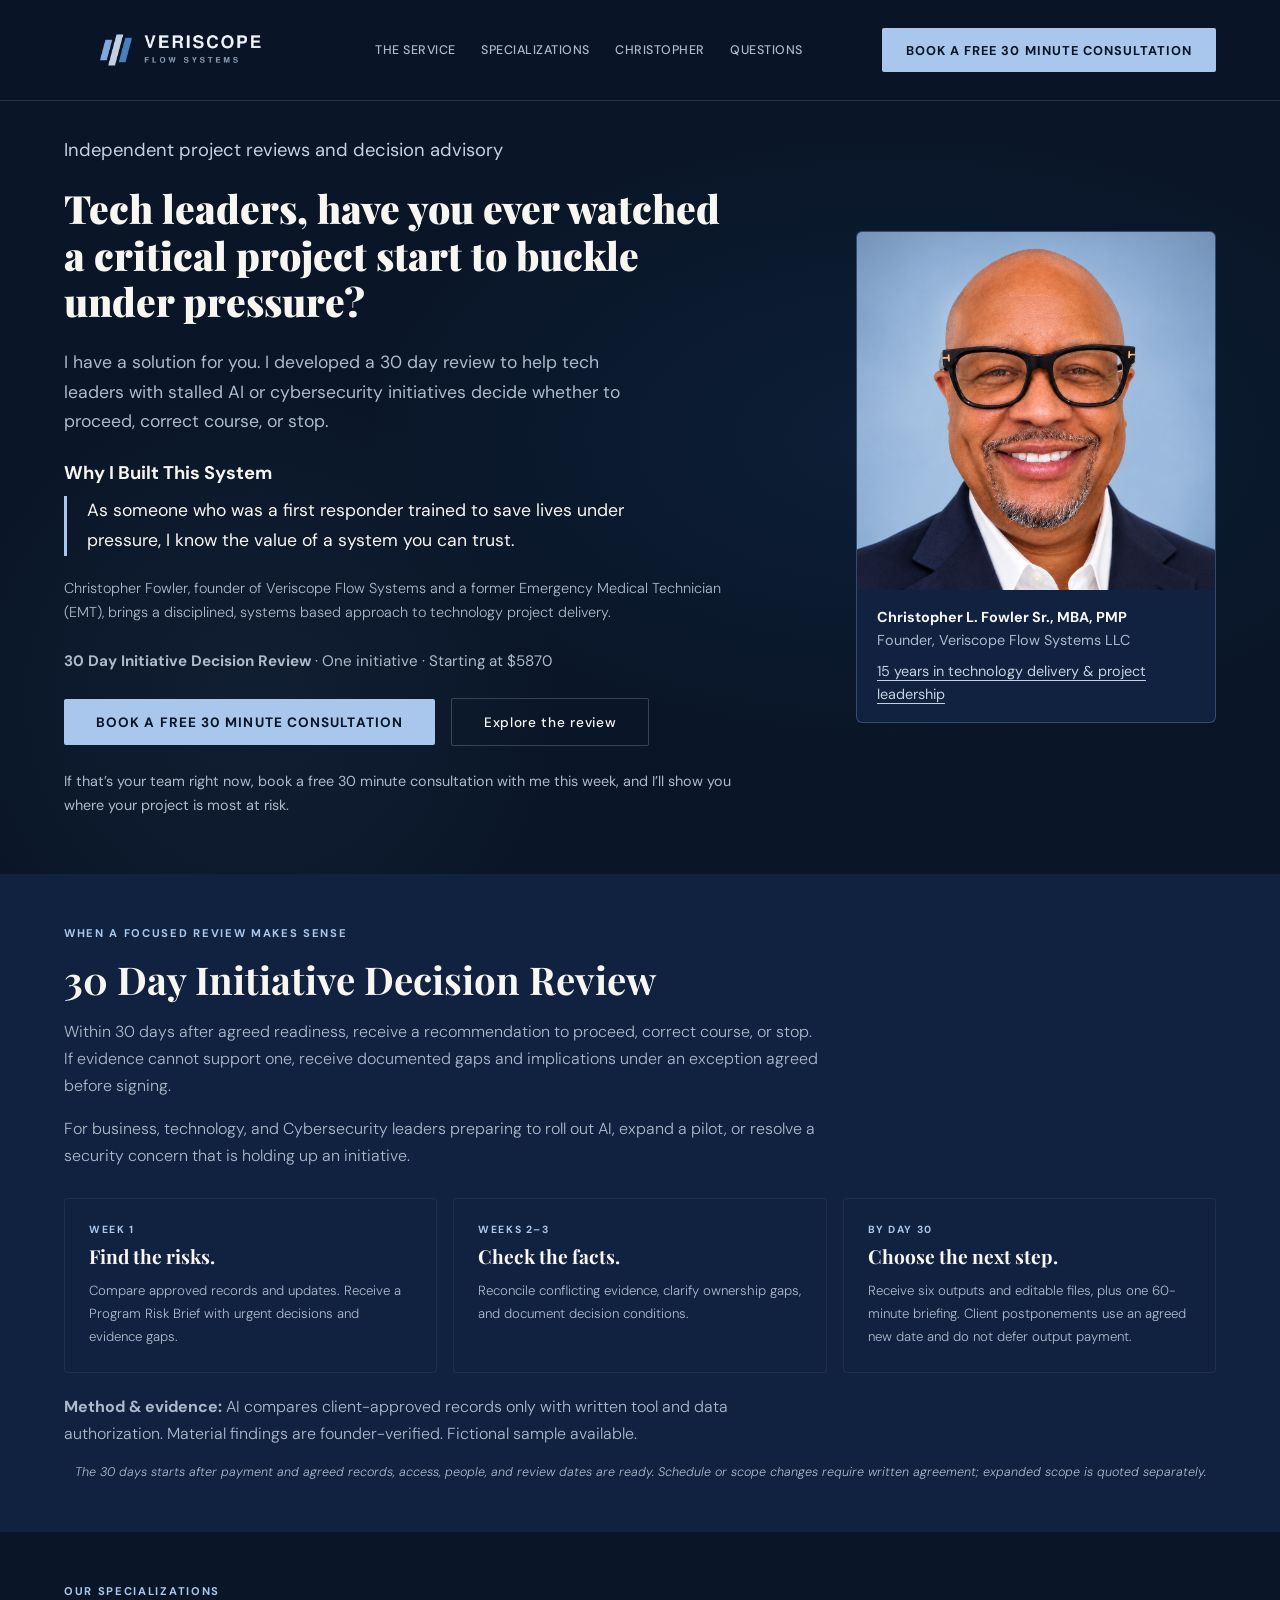
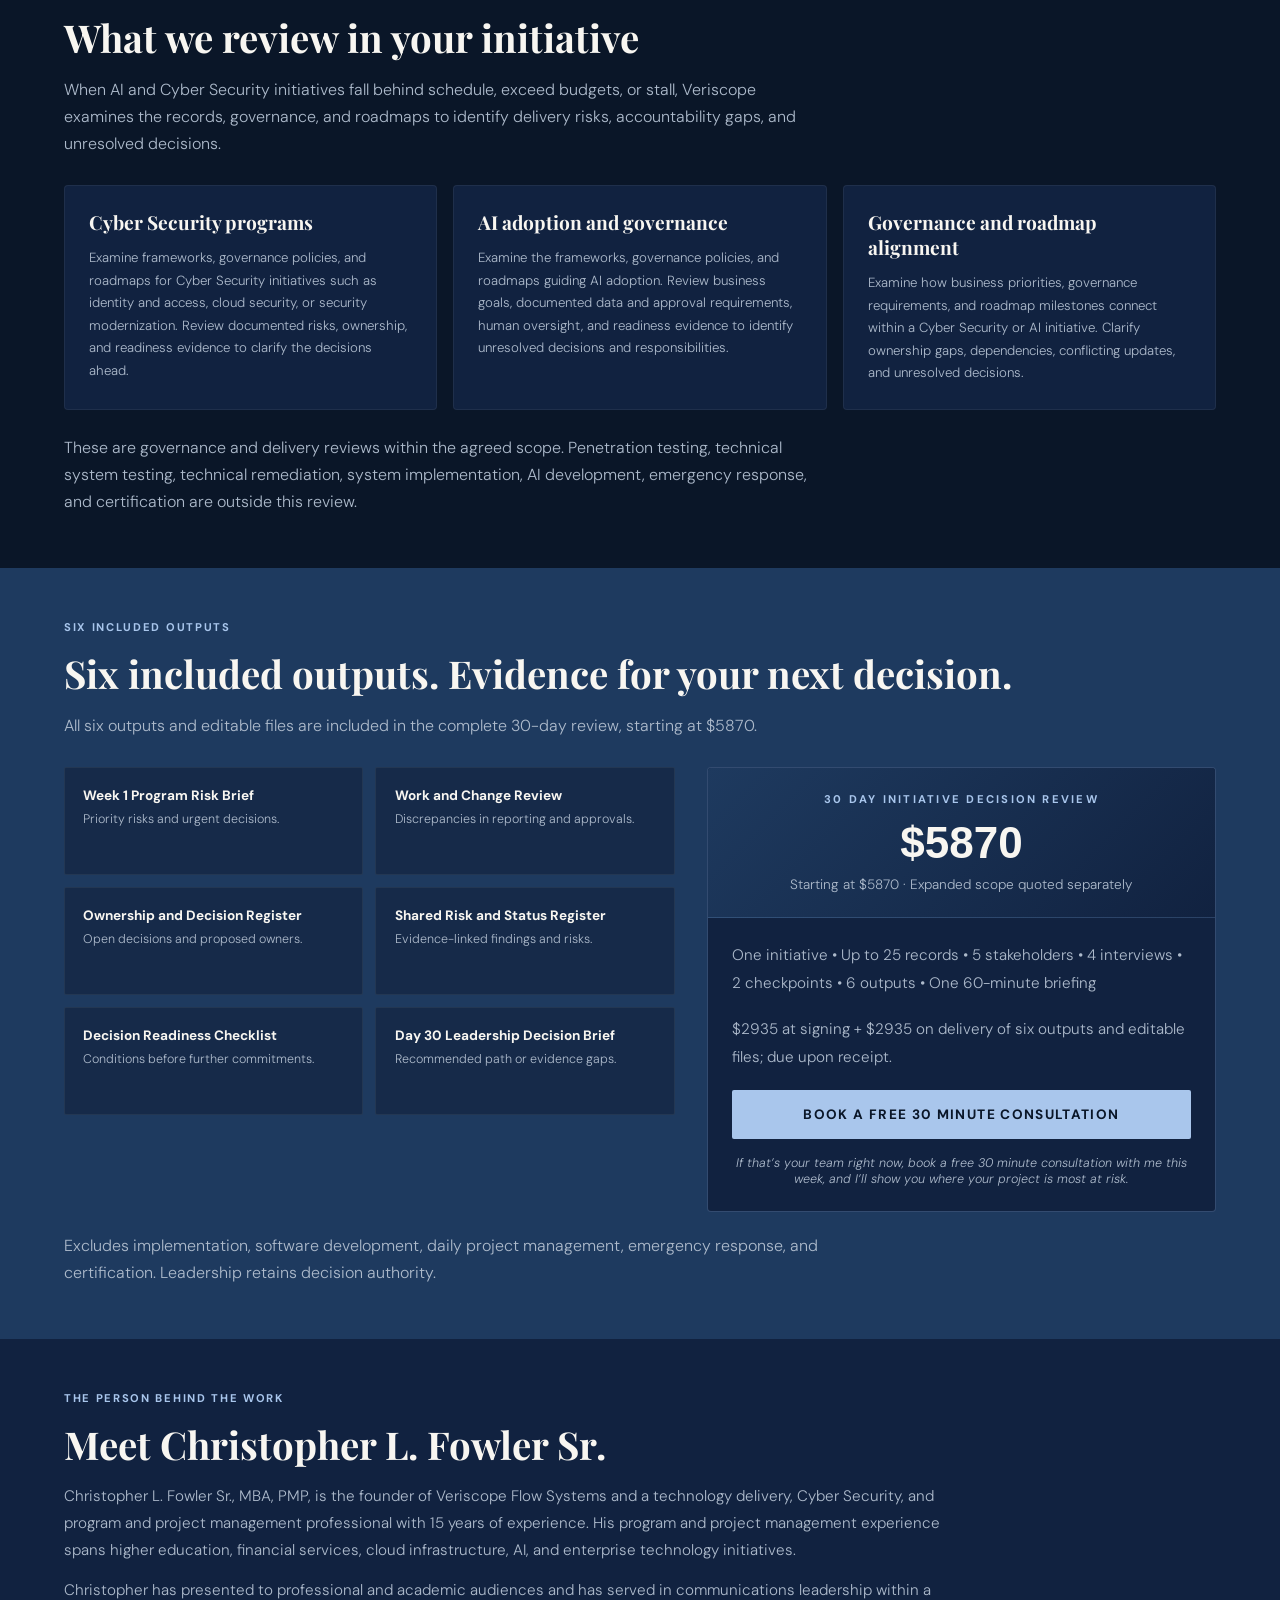
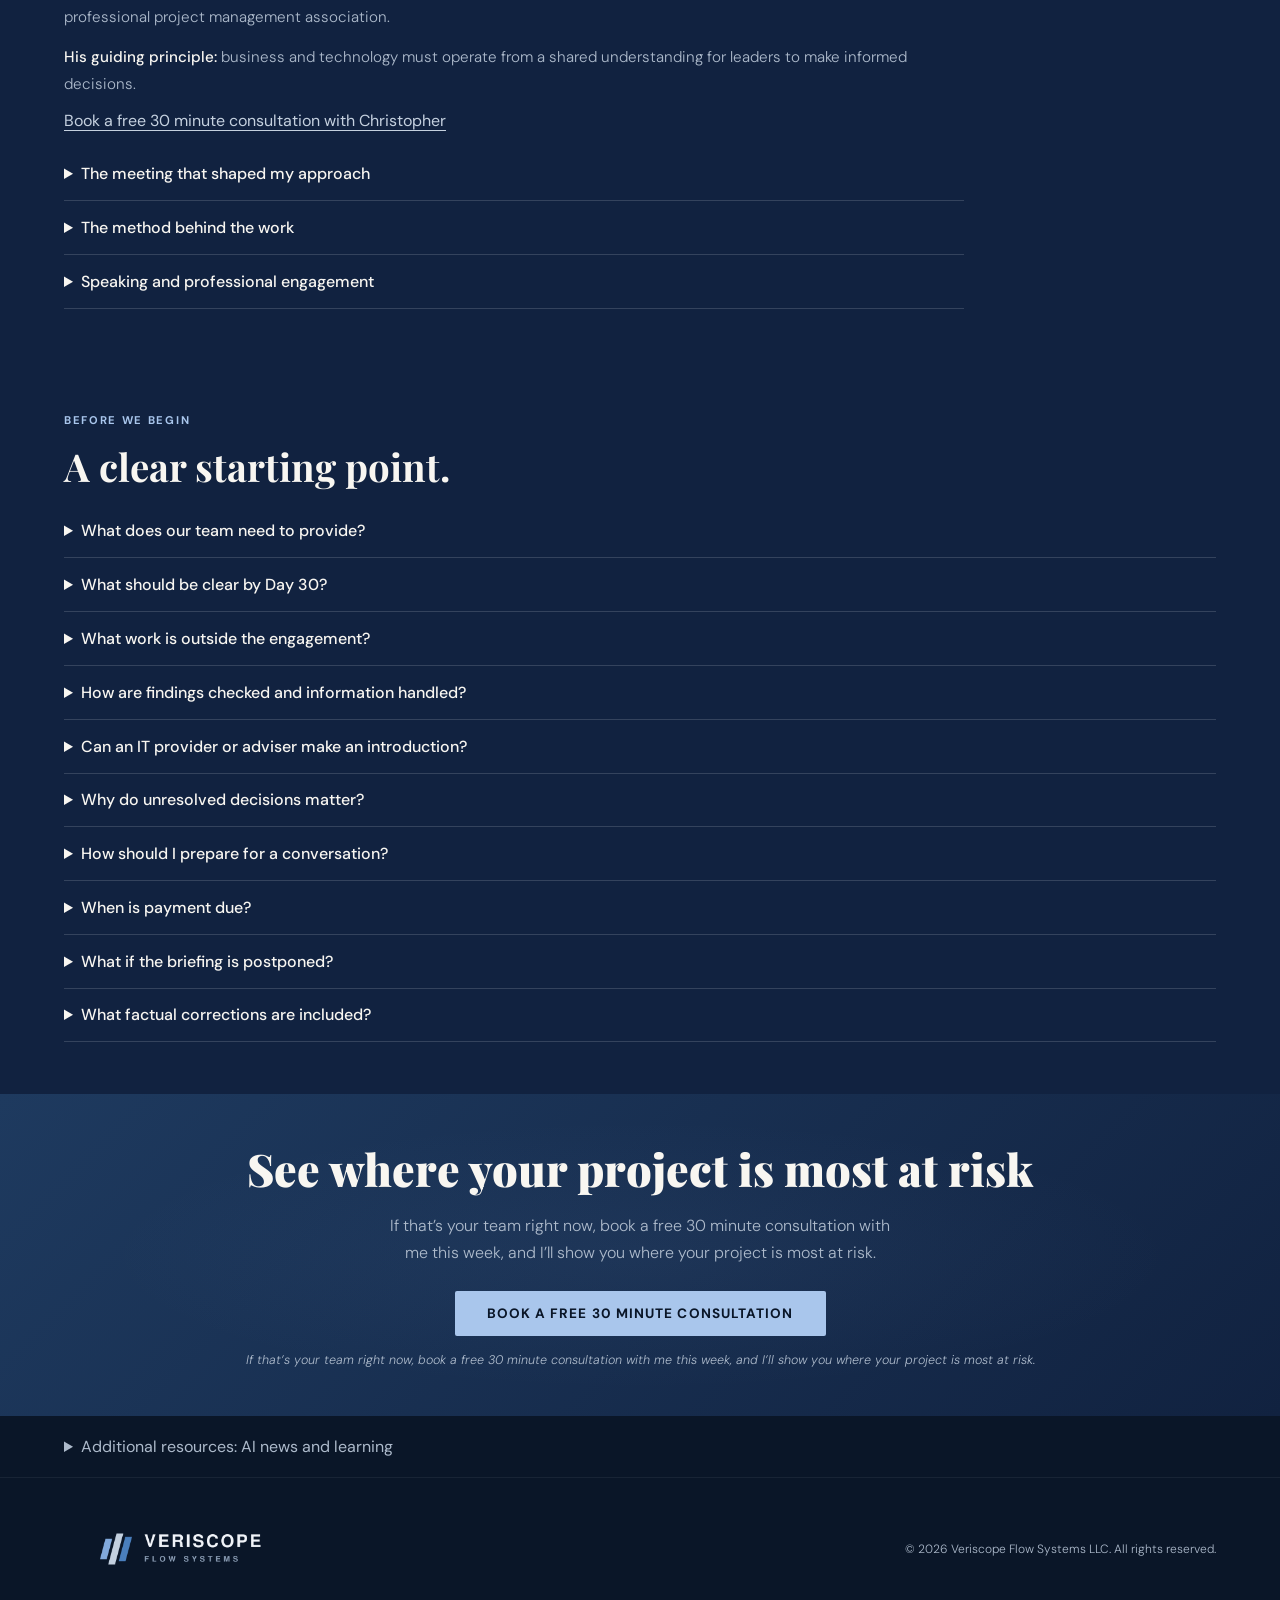
<file: index.html>
<!DOCTYPE html>

<html lang="en">
<head>
<meta charset="utf-8"/>
<meta name="theme-color" content="#0a1628"/>
<link rel="icon" href="assets/favicon.svg" type="image/svg+xml"/>
<meta content="width=device-width, initial-scale=1.0" name="viewport"/>
<title>Cyber Security and AI Initiative Reviews | Veriscope</title>
<meta name="description" content="A 30 day review for stalled AI or cybersecurity initiatives. Decide whether to proceed, correct course, or stop. Book a free 30 minute consultation."/>
<link href="https://fonts.googleapis.com/css2?family=Playfair+Display:wght@400;700;900&amp;family=DM+Sans:wght@300;400;500&amp;display=swap" rel="stylesheet"/>
<style>
  *, *::before, *::after { box-sizing: border-box; margin: 0; padding: 0; }

  :root {
    --navy: #0a1628;
    --navy-mid: #112240;
    --slate: #1e3a5f;
    --gold: #a9c6ec;
    --gold-light: #c5d1df;
    --white: #f8f6f1;
    --muted: #8a9bb0;
    --accent: #2a7de1;
  }

  html { scroll-behavior: smooth; }

  body {
    font-family: 'DM Sans', sans-serif;
    background: var(--navy);
    color: var(--white);
    overflow-x: hidden;
  }

  /* NAV */
  nav {
    position: fixed; top: 0; left: 0; right: 0; z-index: 100;
    display: flex; align-items: center; justify-content: space-between;
    padding: 1.2rem 4rem;
    background: rgba(10, 22, 40, 0.92);
    backdrop-filter: blur(12px);
    border-bottom: 1px solid rgba(131, 170, 221, 0.2);
  }

  .nav-logo {
    font-family: 'Playfair Display', serif;
    font-size: 1.1rem;
    font-weight: 700;
    color: var(--gold);
    letter-spacing: 0.05em;
    text-decoration: none;
  }

  .nav-logo span {
    color: var(--white);
    font-weight: 400;
  }

  .nav-links { display: flex; gap: 2.5rem; list-style: none; }
  .nav-links a {
    color: var(--muted);
    text-decoration: none;
    font-size: 0.85rem;
    font-weight: 500;
    letter-spacing: 0.08em;
    text-transform: uppercase;
    transition: color 0.2s;
  }
  .nav-links a:hover { color: var(--gold); }

  .nav-cta {
    background: var(--gold);
    color: var(--navy);
    padding: 0.6rem 1.5rem;
    border-radius: 2px;
    font-size: 0.8rem;
    font-weight: 700;
    text-decoration: none;
    letter-spacing: 0.08em;
    text-transform: uppercase;
    transition: background 0.2s;
  }
  .nav-cta:hover { background: var(--gold-light); }

  /* HERO */
  .hero {
    min-height: 100vh;
    display: flex; align-items: center;
    padding: 8rem 4rem 5rem;
    position: relative;
    overflow: hidden;
  }

  .hero::before {
    content: '';
    position: absolute; inset: 0;
    background:
      radial-gradient(ellipse 60% 50% at 70% 50%, rgba(42, 125, 225, 0.08) 0%, transparent 70%),
      radial-gradient(ellipse 40% 60% at 20% 80%, rgba(131, 170, 221, 0.06) 0%, transparent 60%);
  }

  .hero-grid {
    display: grid;
    grid-template-columns: 1fr 1fr;
    gap: 5rem;
    align-items: center;
    max-width: 1200px;
    margin: 0 auto;
    width: 100%;
    position: relative;
  }

  .hero-eyebrow {
    display: flex; align-items: center; gap: 0.75rem;
    margin-bottom: 1.5rem;
  }

  .hero-eyebrow-line { display: none; }

  .hero-eyebrow-text {
    font-family: 'Playfair Display', serif;
    font-size: clamp(2rem, 3.5vw, 3rem);
    font-weight: 700;
    line-height: 1.15;
    letter-spacing: -0.01em;
    text-transform: none;
    color: var(--gold);
  }

  .hero h1 {
    font-family: 'Playfair Display', serif;
    font-size: clamp(2.8rem, 4.5vw, 4rem);
    font-weight: 900;
    line-height: 1.1;
    margin-bottom: 1.5rem;
    color: var(--white);
  }

  .hero h1 em {
    font-style: italic;
    color: var(--gold);
  }

  .hero-sub {
    font-size: 1.1rem;
    line-height: 1.7;
    color: var(--muted);
    margin-bottom: 2.5rem;
    font-weight: 300;
    max-width: 480px;
  }

  .hero-story { max-width: 620px; margin: 0 0 1.25rem; border-left: 3px solid var(--gold); padding-left: 1.25rem; }
  .hero-story blockquote { font-size: 1.1rem; line-height: 1.7; color: var(--white); }
  .hero-story figcaption { margin-top: .75rem; font-size: .85rem; line-height: 1.5; color: var(--gold); }

  .hero-actions { display: flex; gap: 1rem; align-items: center; }

  .btn-primary {
    background: var(--gold);
    color: var(--navy);
    padding: 0.9rem 2rem;
    border-radius: 2px;
    font-size: 0.85rem;
    font-weight: 700;
    text-decoration: none;
    letter-spacing: 0.08em;
    text-transform: uppercase;
    transition: all 0.2s;
    border: none; cursor: pointer;
  }
  .btn-primary:hover {
    background: var(--gold-light);
    transform: translateY(-1px);
  }

  .btn-ghost {
    color: var(--white);
    padding: 0.9rem 2rem;
    border-radius: 2px;
    font-size: 0.85rem;
    font-weight: 500;
    text-decoration: none;
    letter-spacing: 0.05em;
    transition: color 0.2s;
    border: 1px solid rgba(248, 246, 241, 0.2);
  }
  .btn-ghost:hover { border-color: var(--gold); color: var(--gold); }

  /* HERO CARD */
  .hero-card {
    background: var(--navy-mid);
    border: 1px solid rgba(131, 170, 221, 0.2);
    border-radius: 4px;
    padding: 2.5rem;
    position: relative;
  }

  .hero-card::before {
    content: '';
    position: absolute;
    top: 0; left: 0; right: 0;
    height: 3px;
    background: linear-gradient(90deg, var(--gold), var(--accent));
  }

  .card-label {
    font-size: 0.7rem;
    font-weight: 700;
    letter-spacing: 0.15em;
    text-transform: uppercase;
    color: var(--gold);
    margin-bottom: 1.5rem;
  }

  .card-metric {
    display: flex;
    justify-content: space-between;
    align-items: center;
    padding: 1rem 0;
    border-bottom: 1px solid rgba(255,255,255,0.06);
  }
  .card-metric:last-child { border-bottom: none; padding-bottom: 0; }
  .card-metric:first-of-type { padding-top: 0; }

  .metric-label { font-size: 0.85rem; color: var(--muted); }
  .metric-value {
    font-family: 'Playfair Display', serif;
    font-size: 1.1rem;
    font-weight: 700;
    color: var(--white);
  }
  .metric-value.gold { color: var(--gold); }

  .card-divider {
    height: 1px;
    background: rgba(131, 170, 221, 0.15);
    margin: 1.5rem 0;
  }

  .card-tag {
    display: inline-block;
    background: rgba(42, 125, 225, 0.15);
    border: 1px solid rgba(42, 125, 225, 0.3);
    color: #7ab3f0;
    font-size: 0.7rem;
    font-weight: 700;
    letter-spacing: 0.1em;
    text-transform: uppercase;
    padding: 0.3rem 0.75rem;
    border-radius: 2px;
    margin-right: 0.5rem;
    margin-bottom: 0.5rem;
  }

  /* SECTION BASE */
  section { padding: 6rem 4rem; }
  .section-inner { max-width: 1200px; margin: 0 auto; }

  .section-label {
    display: flex; align-items: center; gap: 0.75rem;
    margin-bottom: 1rem;
  }
  .section-label-line { width: 30px; height: 1px; background: var(--gold); }
  .section-label-text {
    font-size: 0.7rem;
    font-weight: 700;
    letter-spacing: 0.15em;
    text-transform: uppercase;
    color: var(--gold);
  }

  .section-title {
    font-family: 'Playfair Display', serif;
    font-size: clamp(2rem, 3vw, 2.8rem);
    font-weight: 700;
    line-height: 1.2;
    margin-bottom: 1rem;
  }

  .section-sub {
    font-size: 1rem;
    line-height: 1.7;
    color: var(--muted);
    font-weight: 300;
    max-width: 560px;
  }

  /* PROBLEM SECTION */
  .problem { background: var(--navy-mid); }

  .problem-grid {
    display: grid;
    grid-template-columns: 1fr 1fr;
    gap: 5rem;
    align-items: start;
    margin-top: 3.5rem;
  }

  .problem-statement {
    font-family: 'Playfair Display', serif;
    font-size: 1.5rem;
    font-weight: 400;
    font-style: italic;
    line-height: 1.6;
    color: var(--white);
    border-left: 3px solid var(--gold);
    padding-left: 1.5rem;
    margin-bottom: 2rem;
  }

  .problem-body {
    font-size: 0.95rem;
    line-height: 1.8;
    color: var(--muted);
    font-weight: 300;
  }

  .pain-list { list-style: none; display: flex; flex-direction: column; gap: 1rem; }

  .pain-item {
    display: flex;
    gap: 1rem;
    align-items: flex-start;
    background: rgba(10, 22, 40, 0.5);
    border: 1px solid rgba(255,255,255,0.06);
    border-left: 3px solid var(--gold);
    padding: 1.2rem 1.5rem;
    border-radius: 2px;
  }

  .pain-number {
    font-family: 'Playfair Display', serif;
    font-size: 1.5rem;
    font-weight: 900;
    color: rgba(131, 170, 221, 0.3);
    line-height: 1;
    min-width: 2rem;
  }

  .pain-content h4 {
    font-size: 0.9rem;
    font-weight: 700;
    color: var(--white);
    margin-bottom: 0.3rem;
    letter-spacing: 0.03em;
  }

  .pain-content p {
    font-size: 0.82rem;
    color: var(--muted);
    line-height: 1.6;
    font-weight: 300;
  }

  /* HOW IT WORKS */
  .how-it-works { background: var(--navy); }

  .steps-grid {
    display: grid;
    grid-template-columns: repeat(3, 1fr);
    gap: 2rem;
    margin-top: 3.5rem;
  }

  .step-card {
    background: var(--navy-mid);
    border: 1px solid rgba(255,255,255,0.06);
    border-radius: 4px;
    padding: 2rem;
    position: relative;
    transition: border-color 0.2s, transform 0.2s;
  }
  .step-card:hover {
    border-color: rgba(131, 170, 221, 0.3);
    transform: translateY(-3px);
  }

  .step-number {
    font-family: 'Playfair Display', serif;
    font-size: 3.5rem;
    font-weight: 900;
    color: rgba(131, 170, 221, 0.12);
    line-height: 1;
    margin-bottom: 1rem;
  }

  .step-week {
    font-size: 0.65rem;
    font-weight: 700;
    letter-spacing: 0.15em;
    text-transform: uppercase;
    color: var(--gold);
    margin-bottom: 0.5rem;
  }

  .step-title {
    font-family: 'Playfair Display', serif;
    font-size: 1.2rem;
    font-weight: 700;
    color: var(--white);
    margin-bottom: 0.75rem;
    line-height: 1.3;
  }

  .step-body {
    font-size: 0.83rem;
    line-height: 1.7;
    color: var(--muted);
    font-weight: 300;
  }

  .step-connector {
    display: flex;
    align-items: center;
    justify-content: center;
    color: var(--gold);
    font-size: 1.2rem;
    padding-top: 2rem;
  }

  /* DELIVERABLES */
  .deliverables { background: var(--slate); }

  .deliverables-grid {
    display: grid;
    grid-template-columns: repeat(2, 1fr);
    gap: 1rem;
    margin-top: 3rem;
  }

  .deliverable-item {
    display: flex;
    gap: 1rem;
    align-items: flex-start;
    padding: 1.2rem;
    background: rgba(10, 22, 40, 0.4);
    border-radius: 2px;
    border: 1px solid rgba(255,255,255,0.06);
  }

  .deliverable-check {
    width: 20px; height: 20px;
    border-radius: 50%;
    background: rgba(131, 170, 221, 0.15);
    border: 1px solid var(--gold);
    display: flex; align-items: center; justify-content: center;
    flex-shrink: 0;
    margin-top: 1px;
  }
  .deliverable-check::after {
    content: '✓';
    font-size: 0.65rem;
    color: var(--gold);
    font-weight: 700;
  }

  .deliverable-text {
    font-size: 0.85rem;
    color: var(--white);
    font-weight: 400;
    line-height: 1.5;
  }
  .deliverable-text span {
    color: var(--muted);
    font-size: 0.78rem;
    display: block;
    margin-top: 0.2rem;
    font-weight: 300;
  }

  /* PRICING */
  .pricing { background: var(--navy); }

  .pricing-card {
    max-width: 700px;
    margin: 3rem auto 0;
    background: var(--navy-mid);
    border: 1px solid rgba(131, 170, 221, 0.3);
    border-radius: 4px;
    overflow: hidden;
  }

  .pricing-header {
    background: linear-gradient(135deg, var(--slate), var(--navy-mid));
    padding: 2.5rem;
    border-bottom: 1px solid rgba(131, 170, 221, 0.2);
    text-align: center;
  }

  .pricing-name {
    font-size: 0.7rem;
    font-weight: 700;
    letter-spacing: 0.2em;
    text-transform: uppercase;
    color: var(--gold);
    margin-bottom: 0.75rem;
  }

  .pricing-amount {
    font-family: 'Playfair Display', serif;
    font-size: 3.5rem;
    font-weight: 900;
    color: var(--white);
    line-height: 1;
    font-variant-numeric: lining-nums;
  }

  .pricing-range {
    font-size: 0.85rem;
    color: var(--muted);
    margin-top: 0.5rem;
    font-weight: 300;
  }

  .pricing-body { padding: 2.5rem; }

  .pricing-includes {
    font-size: 0.75rem;
    font-weight: 700;
    letter-spacing: 0.12em;
    text-transform: uppercase;
    color: var(--muted);
    margin-bottom: 1.5rem;
  }

  .pricing-features { list-style: none; display: flex; flex-direction: column; gap: 0.75rem; margin-bottom: 2rem; }

  .pricing-feature {
    display: flex; align-items: center; gap: 0.75rem;
    font-size: 0.88rem; color: var(--white); font-weight: 400;
  }
  .pricing-feature::before {
    content: '→';
    color: var(--gold);
    font-weight: 700;
    flex-shrink: 0;
  }

  .pricing-note {
    font-size: 0.78rem;
    color: var(--muted);
    text-align: center;
    font-style: italic;
    font-weight: 300;
    margin-top: 1rem;
  }

  .btn-full {
    display: block;
    width: 100%;
    background: var(--gold);
    color: var(--navy);
    padding: 1rem;
    border-radius: 2px;
    font-size: 0.85rem;
    font-weight: 700;
    text-decoration: none;
    letter-spacing: 0.1em;
    text-transform: uppercase;
    text-align: center;
    transition: background 0.2s;
    border: none; cursor: pointer;
  }
  .btn-full:hover { background: var(--gold-light); }

  /* ABOUT */
  .about { background: var(--navy-mid); }

  .about-grid {
    display: grid;
    grid-template-columns: 1fr 1.6fr;
    gap: 5rem;
    align-items: start;
    margin-top: 3rem;
  }

  .about-credentials {
    background: var(--navy);
    border: 1px solid rgba(131, 170, 221, 0.2);
    border-radius: 4px;
    padding: 2rem;
  }

  .founder-portrait {
    display: block;
    width: 100%;
    height: auto;
    border-radius: 4px;
    margin-bottom: 1.5rem;
  }

  .credential-name {
    font-family: 'Playfair Display', serif;
    font-size: 1.4rem;
    font-weight: 700;
    color: var(--white);
    margin-bottom: 0.25rem;
  }

  .credential-title {
    font-size: 0.78rem;
    color: var(--gold);
    font-weight: 500;
    letter-spacing: 0.05em;
    margin-bottom: 1.5rem;
  }

  .credential-list { list-style: none; display: flex; flex-direction: column; gap: 0.6rem; }
  .credential-list li {
    font-size: 0.82rem;
    color: var(--muted);
    font-weight: 300;
    display: flex; align-items: center; gap: 0.5rem;
  }
  .credential-list li::before { content: '◆'; font-size: 0.4rem; color: var(--gold); flex-shrink: 0; }

  .cert-row {
    display: flex; flex-wrap: wrap; gap: 0.5rem;
    margin-top: 1.5rem; padding-top: 1.5rem;
    border-top: 1px solid rgba(255,255,255,0.06);
  }

  .cert-badge {
    background: rgba(131, 170, 221, 0.1);
    border: 1px solid rgba(131, 170, 221, 0.25);
    color: var(--gold);
    font-size: 0.65rem;
    font-weight: 700;
    letter-spacing: 0.1em;
    padding: 0.3rem 0.6rem;
    border-radius: 2px;
  }

  .about-body p {
    font-size: 0.95rem;
    line-height: 1.8;
    color: var(--muted);
    font-weight: 300;
    margin-bottom: 1.2rem;
  }

  .about-body p strong { color: var(--white); font-weight: 500; }

  /* CTA */
  .cta-section {
    background: linear-gradient(135deg, var(--slate) 0%, var(--navy-mid) 100%);
    padding: 6rem 4rem;
    text-align: center;
    position: relative;
    overflow: hidden;
  }

  .cta-section::before {
    content: '';
    position: absolute; inset: 0;
    background: radial-gradient(ellipse 60% 60% at 50% 50%, rgba(131, 170, 221, 0.06) 0%, transparent 70%);
  }

  .cta-section .section-inner { position: relative; }

  .cta-title {
    font-family: 'Playfair Display', serif;
    font-size: clamp(2rem, 3.5vw, 3rem);
    font-weight: 900;
    color: var(--white);
    margin-bottom: 1rem;
    line-height: 1.2;
  }

  .cta-sub {
    font-size: 1rem;
    color: var(--muted);
    font-weight: 300;
    margin-bottom: 2.5rem;
    max-width: 500px;
    margin-left: auto;
    margin-right: auto;
    line-height: 1.7;
  }

  .cta-note {
    font-size: 0.78rem;
    color: var(--muted);
    font-weight: 300;
    margin-top: 1rem;
    font-style: italic;
  }

  /* FOOTER */
  footer {
    background: var(--navy);
    padding: 2.5rem 4rem;
    border-top: 1px solid rgba(255,255,255,0.06);
    display: flex;
    justify-content: space-between;
    align-items: center;
  }

  .footer-logo {
    font-family: 'Playfair Display', serif;
    font-size: 0.95rem;
    font-weight: 700;
    color: var(--gold);
  }
  .footer-logo span { color: var(--muted); font-weight: 300; }

  .footer-copy {
    font-size: 0.75rem;
    color: var(--muted);
    font-weight: 300;
  }

  /* ANIMATIONS */
  @keyframes fadeUp {
    from { opacity: 0; transform: translateY(24px); }
    to { opacity: 1; transform: translateY(0); }
  }

  .fade-up {
    opacity: 0;
    animation: fadeUp 0.7s ease forwards;
  }
  .fade-up:nth-child(1) { animation-delay: 0.1s; }
  .fade-up:nth-child(2) { animation-delay: 0.25s; }
  .fade-up:nth-child(3) { animation-delay: 0.4s; }
  .fade-up:nth-child(4) { animation-delay: 0.55s; }

  /* RESPONSIVE */
  @media (max-width: 900px) {
    nav { padding: 1rem 1.5rem; }
    .nav-links { display: none; }
    section, .hero { padding: 5rem 1.5rem; }
    .hero-grid, .problem-grid, .about-grid { grid-template-columns: 1fr; gap: 2.5rem; }
    .steps-grid { grid-template-columns: 1fr; }
    .deliverables-grid { grid-template-columns: 1fr; }
    footer { flex-direction: column; gap: 1rem; text-align: center; }
  }

/* Offer readability and responsive layout */
section[id] { scroll-margin-top: 90px; }
.pain-content h3 { font-size: .9rem; margin-bottom: .4rem; }
.hero-actions { flex-wrap: wrap; }
.card-metric { gap: 1rem; }
.metric-value { text-align: right; }
.example-brief dt { color: var(--gold); font-weight: 700; margin-top: 1rem; }
.example-brief dd { margin-top: .35rem; color: var(--white); line-height: 1.65; }
@media (max-width: 600px) {
  .nav-logo { font-size: .85rem; max-width: 52%; }
  .nav-cta { font-size: .65rem; padding: .6rem .7rem; }
  .hero-card, .pricing-body, .pricing-header { padding: 1.5rem; }
  .metric-value { font-size: 1rem; }
  .pricing-amount { font-size: 2.8rem; }
  .btn-primary, .btn-ghost { padding: .9rem 1.2rem; }
}
@media (prefers-reduced-motion: reduce) { html { scroll-behavior: auto; } * { animation: none !important; transition: none !important; } }


/* Conversation first layout, retaining the established navy and gold identity. */
:root { --muted: #adbacb; }
.hero { min-height: auto; padding-top: 10rem; padding-bottom: 6rem; }
.hero-grid { grid-template-columns: 1.2fr 1fr; gap: 3rem; }
.hero-eyebrow-text { font-family: 'DM Sans', sans-serif; font-size: .8rem; letter-spacing: .08em; line-height: 1.6; }
.hero-sub { max-width: 590px; font-weight: 400; }
.hero h1 { font-size: clamp(2.7rem, 4.6vw, 4.1rem); }
.hero-card h2 { font-family: 'Playfair Display', serif; font-size: 1.9rem; line-height: 1.3; margin-bottom: 1.3rem; }
.hero-card .pain-list { margin-bottom: 1.4rem; }
.hero-card .pain-item { padding: 1rem; }
.section-sub { max-width: 760px; }
.person-intro { margin-top: 1.4rem; font-size: .9rem; line-height: 1.7; color: var(--muted); }
.person-intro strong { color: var(--white); }
.skip-link { position: absolute; top: -100px; left: 1rem; z-index: 200; padding: 1rem; background: var(--gold); color: var(--navy); }
.skip-link:focus { top: 1rem; }
a:focus-visible, summary:focus-visible { outline: 3px solid var(--gold-light); outline-offset: 5px; }
.diagnostic-list { margin: 2rem 0; padding-left: 1.6rem; max-width: 760px; }
.diagnostic-list li { padding: .7rem 0 .7rem .4rem; line-height: 1.7; color: var(--white); border-bottom: 1px solid rgba(255,255,255,.12); }
.faq { max-width: 860px; margin-top: 2rem; }
.faq details { padding: 1.2rem 0; border-bottom: 1px solid rgba(255,255,255,.15); }
.faq summary { cursor: pointer; color: var(--white); font-weight: 500; line-height: 1.7; }
.faq p { color: var(--muted); line-height: 1.8; margin-top: .8rem; }
.inline-link { color: var(--gold-light); text-underline-offset: 4px; }
.supporting-resources { background: var(--navy); padding: 2rem 4rem; }
.supporting-resources > summary { max-width: 1200px; margin: auto; cursor: pointer; color: var(--muted); }
.supporting-resources #ai-news { padding: 3rem 0 0; }
@media (max-width: 900px) {
 .hero-grid { grid-template-columns: 1fr; }
 .hero { padding-top: 8rem; }
 .supporting-resources { padding: 2rem 1.5rem; }
}
@media (max-width: 600px) { .hero h1 { font-size: 2.6rem; } .hero-card h2 { font-size: 1.6rem; } .nav-logo { max-width: 50%; } }
@media (prefers-reduced-motion: reduce) { .fade-up { opacity: 1; } }

/* Approved primary logo on the existing navy background. */
.logo-card { display: block; flex-shrink: 0; width: 232px; padding: 0; background: transparent; border-radius: 4px; }
.logo-window { display: block; width: 100%; }
.logo-window img { display: block; width: 100%; max-width: 100%; height: auto; }
.logo-card:focus-visible { outline: 3px solid var(--accent); outline-offset: 4px; }
@media (max-width: 600px) { .nav-logo.logo-card { width: 190px; max-width: 58%; padding: 0; } }

  .hero h1 { font-size: clamp(2.15rem, 4vw, 3.65rem); }
  .offer-question { font-size: 1.3rem; line-height: 1.5; color: var(--gold-light); margin-bottom: 1rem; }
  .review-notice { border: 1px solid var(--gold); padding: 1.25rem; margin: 1.5rem 0 2rem; line-height: 1.7; }
  .review-notice strong, .proposed-total strong { color: var(--gold-light); }
  .review-notice p { margin-top: .5rem; }
  .output-price { color: var(--gold-light); font-size: 1.25rem; margin-top: .8rem; }
  .output-price small { display: block; color: var(--muted); font-size: .85rem; line-height: 1.6; margin-top: .2rem; }
  .proposed-total { margin-top: 2rem; font-size: 1.2rem; }
  .pricing-test { margin: 2rem auto 4rem; padding: 1.5rem; border: 1px solid var(--gold); width: calc(100% - 3rem); line-height: 1.7; }

/* Keep the full menu clear of the logo at every screen width. */
nav { gap: 1.5rem; }
nav .nav-links { min-width: 0; gap: clamp(.8rem, 2vw, 2rem); }
nav .nav-links a { display: block; white-space: nowrap; font-size: .78rem; letter-spacing: .04em; }
nav .nav-cta { flex-shrink: 0; white-space: nowrap; }
@media (max-width: 1100px) {
  nav { display: grid; grid-template-columns: minmax(0, 1fr) auto; gap: .5rem 1rem; padding: .8rem 1.5rem; }
  nav .nav-logo { grid-column: 1; grid-row: 1; }
  nav .nav-cta { grid-column: 2; grid-row: 1; }
  nav .nav-links { grid-column: 1 / -1; grid-row: 2; display: flex; justify-content: space-between; gap: .5rem; width: 100%; }
  nav .nav-links a { padding: .65rem 0; font-size: .75rem; }
  .hero { padding-top: 12rem; }
  section[id] { scroll-margin-top: 160px; }
}
@media (max-width: 600px) {
  nav { padding: .7rem 1rem; }
  nav .nav-logo.logo-card { width: 190px; max-width: 100%; }
  nav .nav-links { display: grid; grid-template-columns: repeat(2, minmax(0, 1fr)); gap: 0 1rem; }
  nav .nav-links a { font-size: .8rem; letter-spacing: .02em; min-height: 44px; display: flex; align-items: center; }
  .hero { padding-top: 15rem; }
  section[id] { scroll-margin-top: 210px; }
}
@media (max-width: 380px) {
  nav .nav-links { display: grid; grid-template-columns: repeat(2, minmax(0, 1fr)); gap: 0 1rem; }
  .hero { padding-top: 15rem; }
  section[id] { scroll-margin-top: 210px; }
}
/* Allow for the added Speaking link in the existing mobile menu. */
@media (max-width: 600px) {
  .hero { padding-top: 18rem; }
  section[id] { scroll-margin-top: 254px; }
}

/* Streamlined homepage: portrait first, one service explanation, optional detail. */
section { padding: 3.25rem 4rem; }
.hero { padding: 8.5rem 4rem 3.5rem; }
.hero-grid { grid-template-columns: 1.35fr .8fr; gap: 4rem; }
.hero h1 { font-size: clamp(2.25rem, 3.6vw, 3.5rem); }
.hero-sub { margin-bottom: 1.5rem; }
.founder-card { max-width: 360px; justify-self: end; border: 1px solid rgba(131,170,221,.3); background: var(--navy-mid); border-radius: 6px; overflow: hidden; }
.founder-card .founder-portrait { margin: 0; border-radius: 0; aspect-ratio: 1; object-fit: cover; }
.founder-caption { padding: 1rem 1.25rem; font-size: .9rem; line-height: 1.6; }
.founder-caption strong, .founder-caption span { display: block; }
.founder-caption span { color: var(--muted); margin-bottom: .5rem; }
.steps-grid { margin-top: 1.75rem; gap: 1rem; }
.step-card { padding: 1.5rem; }
.fit-summary { margin-top: 1rem; }
.offer-grid { display: grid; grid-template-columns: 1.2fr 1fr; gap: 2rem; margin-top: 1.75rem; align-items: start; }
.deliverables-grid { margin: 0; gap: .75rem; }
.deliverable-item { padding: 1.15rem; min-height: 108px; }
.pricing-card { margin: 0; width: 100%; }
.pricing-header, .pricing-body { padding: 1.5rem; }
.pricing-amount { font-family: 'Inter', Arial, sans-serif; font-size: 2.75rem; font-weight: 800; font-variant-numeric: lining-nums tabular-nums; font-feature-settings: 'lnum' 1, 'tnum' 1; line-height: 1.15; letter-spacing: 0; white-space: nowrap; text-align: center; }
#about .about-body { max-width: 900px; }
#about .about-body p { margin-bottom: .75rem; }
.faq { max-width: none; margin-top: 1rem; }
.faq details { padding: .8rem 0; }
.faq details > .section-inner, .faq details > div, .faq details > figure { margin-top: 1rem; }
.faq details .section-title { font-size: 1.6rem; }
.faq .problem-grid { margin-top: 1.25rem; gap: 2rem; }
.faq .hero-card { max-width: none !important; margin: 1rem 0 0 !important; }
.founder-details { max-width: 900px; }
.cta-section { padding: 3rem 4rem; }
.cta-sub { margin-bottom: 1.5rem; }
.supporting-resources { padding-top: 1.25rem; padding-bottom: 1.25rem; }
section[id], details[id], #pricing { scroll-margin-top: 130px; }
@media(max-width:900px) {
 section { padding: 2.5rem 1.5rem; }
 .hero { padding: 9rem 1.5rem 2.5rem; }
 .hero-grid { grid-template-columns: 1fr 1fr; gap: 2rem; }
 .offer-grid { grid-template-columns: 1fr; }
 .steps-grid { grid-template-columns: repeat(3,1fr); }
 .deliverables-grid { grid-template-columns: 1fr 1fr; }
 .cta-section { padding: 2.5rem 1.5rem; }
}
@media(max-width:600px) {
 .hero-grid { grid-template-columns: 1fr; gap: 2rem; }
 .founder-card { justify-self: start; max-width: 300px; }
 .steps-grid, .deliverables-grid, .faq .problem-grid { grid-template-columns: 1fr; }
 .hero h1 { font-size: 2.35rem; }
 .nav-links a { font-size: .7rem; }
}
.hero h1 { font-size: clamp(2rem, 3.05vw, 3rem); line-height: 1.18; }
@media(max-width:600px) { .hero { padding-top: 13rem; } .nav-cta { white-space: normal !important; max-width: 120px; text-align:center; } }
/* Shared blue and silver identity; keep keyboard and mobile navigation clear. */
:focus-visible { outline: 3px solid #a9c6ec; outline-offset: 4px; }
nav .nav-cta, .btn-primary, .btn-full { min-height: 44px; display: inline-flex; align-items: center; justify-content: center; }
@media (max-width:600px) {
  nav { position: sticky; }
  .hero { padding-top: 2rem; }
  nav .nav-logo.logo-card { width: min(190px, 100%); }
  nav .nav-cta { max-width: 120px; padding: .6rem .8rem; }
  .hero-actions { flex-wrap: wrap; }
}
</style>

<link href="https://veriscopeflowsystems.com/" rel="canonical"/>
<meta content="Cyber Security, AI and Technology Decision Reviews | Veriscope" property="og:title"/>
<meta property="og:description" content="Tech leaders, have you ever watched a critical project start to buckle under pressure? Veriscope’s 30 Day Initiative Decision Review examines the evidence for one initiative. Starting at $5870."/>
<meta content="https://veriscopeflowsystems.com/" property="og:url"/>
<meta content="website" property="og:type"/>
<meta property="og:site_name" content="Veriscope Flow Systems"/>
<link href="news.css?v=4" rel="stylesheet"/></head>
<body>
<a class="skip-link" href="#main">Skip to content</a>
<nav aria-label="Main navigation">
<a aria-label="Veriscope Flow Systems home" class="nav-logo logo-card" href="#"><span class="logo-window"><img alt="Veriscope Flow Systems" width="3000" height="800" decoding="async" src="assets/Veriscope_Logo_White_Transparent.png" /></span></a>
<ul class="nav-links"><li><a href="#how">The service</a></li><li><a href="#specializations">Specializations</a></li><li><a href="#about">Christopher</a></li><li><a href="#questions">Questions</a></li></ul>
<a class="nav-cta" href="https://calendly.com/cfowler-itexec/30min" rel="noopener noreferrer" target="_blank">Book a free 30 minute consultation</a>
</nav>
<main id="main">
<section class="hero"><div class="hero-grid"><div>
<p class="brand-promise" style="font-size:1.15rem;line-height:1.6;color:var(--gold-light);margin-bottom:1.25rem;max-width:590px">Independent project reviews and decision advisory</p>
<h1>Tech leaders, have you ever watched a critical project start to buckle under pressure?</h1>
<p class="hero-sub">I have a solution for you. I developed a 30 day review to help tech leaders with stalled AI or cybersecurity initiatives decide whether to proceed, correct course, or stop.</p>
<div id="founder-story" role="region" aria-labelledby="founder-story-title" style="margin:0 0 1.5rem;">
    <h2 id="founder-story-title" style="font-size:1.15rem;margin:0 0 .65rem;">Why I Built This System</h2>
    <figure class="hero-story">
      <blockquote><p>As someone who was a first responder trained to save lives under pressure, I know the value of a system you can trust.</p></blockquote>
    </figure>
    <p class="section-sub" style="font-size:.9rem;margin:0;">Christopher Fowler, founder of Veriscope Flow Systems and a former Emergency Medical Technician (EMT), brings a disciplined, systems based approach to technology project delivery.</p>
</div>
<p class="hero-sub" style="font-size:.95rem"><strong>30 Day Initiative Decision Review</strong> · One initiative · Starting at $5870</p>
<div class="hero-actions"><a class="btn-primary" href="https://calendly.com/cfowler-itexec/30min" rel="noopener noreferrer" target="_blank">Book a free 30 minute consultation</a><a class="btn-ghost" href="#how">Explore the review</a></div>
<p class="person-intro">If that’s your team right now, book a free 30 minute consultation with me this week, and I’ll show you where your project is most at risk.</p>
</div><aside aria-label="Meet Christopher" class="founder-card"><img alt="Christopher L. Fowler Sr., founder of Veriscope Flow Systems" class="founder-portrait" decoding="async" fetchpriority="high" height="1254" loading="eager" src="assets/christopher-fowler-portrait.jpg" width="1254"/><div class="founder-caption"><strong>Christopher L. Fowler Sr., MBA, PMP</strong><span>Founder, Veriscope Flow Systems LLC</span><a class="inline-link" href="#about">15 years in technology delivery &amp; project leadership</a></div></aside></div></section>
<section class="problem" id="how"><div class="section-inner"><div class="section-label"><span class="section-label-text">When a focused review makes sense</span></div><h2 class="section-title">30 Day Initiative Decision Review</h2><p class="section-sub" style="margin-top:1rem">Within 30 days after agreed readiness, receive a recommendation to proceed, correct course, or stop. If evidence cannot support one, receive documented gaps and implications under an exception agreed before signing.</p><p class="section-sub fit-summary">For business, technology, and Cybersecurity leaders preparing to roll out AI, expand a pilot, or resolve a security concern that is holding up an initiative.</p>
<div class="steps-grid"><div class="step-card"><div class="step-week">Week 1</div><h3 class="step-title">Find the risks.</h3><p class="step-body">Compare approved records and updates. Receive a Program Risk Brief with urgent decisions and evidence gaps.</p></div><div class="step-card"><div class="step-week">Weeks 2–3</div><h3 class="step-title">Check the facts.</h3><p class="step-body">Reconcile conflicting evidence, clarify ownership gaps, and document decision conditions.</p></div><div class="step-card"><div class="step-week">By Day 30</div><h3 class="step-title">Choose the next step.</h3><p class="step-body">Receive six outputs and editable files, plus one 60-minute briefing. Client postponements use an agreed new date and do not defer output payment.</p></div></div><p class="section-sub" style="margin-top:1.25rem"><strong>Method &amp; evidence: </strong>AI compares client-approved records only with written tool and data authorization. Material findings are founder-verified. Fictional sample available.</p><p class="pricing-note">The 30 days starts after payment and agreed records, access, people, and review dates are ready. Schedule or scope changes require written agreement; expanded scope is quoted separately.</p></div></section>
<section class="how-it-works" id="specializations" aria-labelledby="specializations-title"><div class="section-inner">
<div class="section-label"><span class="section-label-text">Our specializations</span></div>
<h2 class="section-title" id="specializations-title">What we review in your initiative</h2>
<p class="section-sub">When AI and Cyber Security initiatives fall behind schedule, exceed budgets, or stall, Veriscope examines the records, governance, and roadmaps to identify delivery risks, accountability gaps, and unresolved decisions.</p>
<div class="steps-grid">
<article class="step-card"><h3 class="step-title">Cyber Security programs</h3><p class="step-body">Examine frameworks, governance policies, and roadmaps for Cyber Security initiatives such as identity and access, cloud security, or security modernization. Review documented risks, ownership, and readiness evidence to clarify the decisions ahead.</p></article>
<article class="step-card"><h3 class="step-title">AI adoption and governance</h3><p class="step-body">Examine the frameworks, governance policies, and roadmaps guiding AI adoption. Review business goals, documented data and approval requirements, human oversight, and readiness evidence to identify unresolved decisions and responsibilities.</p></article>
<article class="step-card"><h3 class="step-title">Governance and roadmap alignment</h3><p class="step-body">Examine how business priorities, governance requirements, and roadmap milestones connect within a Cyber Security or AI initiative. Clarify ownership gaps, dependencies, conflicting updates, and unresolved decisions.</p></article>
</div><p class="section-sub" style="margin-top:1.5rem">These are governance and delivery reviews within the agreed scope. Penetration testing, technical system testing, technical remediation, system implementation, AI development, emergency response, and certification are outside this review.</p>
</div></section>
<section class="deliverables" id="deliverables"><div class="section-inner"><div class="section-label"><span class="section-label-text">Six included outputs</span></div><h2 class="section-title">Six included outputs. Evidence for your next decision.</h2><p class="section-sub">All six outputs and editable files are included in the complete 30-day review, starting at $5870.</p><div class="offer-grid"><div class="deliverables-grid">
<div class="deliverable-item"><div class="deliverable-text"><strong>Week 1 Program Risk Brief</strong><span>Priority risks and urgent decisions.</span></div></div>
<div class="deliverable-item"><div class="deliverable-text"><strong>Work and Change Review</strong><span>Discrepancies in reporting and approvals.</span></div></div>
<div class="deliverable-item"><div class="deliverable-text"><strong>Ownership and Decision Register</strong><span>Open decisions and proposed owners.</span></div></div>
<div class="deliverable-item"><div class="deliverable-text"><strong>Shared Risk and Status Register</strong><span>Evidence-linked findings and risks.</span></div></div>
<div class="deliverable-item"><div class="deliverable-text"><strong>Decision Readiness Checklist</strong><span>Conditions before further commitments.</span></div></div>
<div class="deliverable-item"><div class="deliverable-text"><strong>Day 30 Leadership Decision Brief</strong><span>Recommended path or evidence gaps.</span></div></div>
</div><div class="pricing-card" id="pricing"><div class="pricing-header"><div class="pricing-name">30 Day Initiative Decision Review</div><div class="pricing-amount">$5870</div><div class="pricing-range">Starting at $5870 · Expanded scope quoted separately</div></div><div class="pricing-body"><div class="about-body"><p>One initiative • Up to 25 records • 5 stakeholders • 4 interviews • 2 checkpoints • 6 outputs • One 60-minute briefing</p><p>$2935 at signing + $2935 on delivery of six outputs and editable files; due upon receipt.</p></div><a class="btn-full" href="https://calendly.com/cfowler-itexec/30min" rel="noopener noreferrer" target="_blank">Book a free 30 minute consultation</a><p class="pricing-note">If that’s your team right now, book a free 30 minute consultation with me this week, and I’ll show you where your project is most at risk.</p></div></div></div><p class="section-sub" style="margin-top:1.25rem">Excludes implementation, software development, daily project management, emergency response, and certification. Leadership retains decision authority.</p></div></section><section class="about" id="about"><div class="section-inner">
<div class="section-label"><span class="section-label-text">The person behind the work</span></div>
<h2 class="section-title">Meet Christopher L. Fowler Sr.</h2>
<div class="about-body">
<p>Christopher L. Fowler Sr., MBA, PMP, is the founder of Veriscope Flow Systems and a technology delivery, Cyber Security, and program and project management professional with 15 years of experience. His program and project management experience spans higher education, financial services, cloud infrastructure, AI, and enterprise technology initiatives.</p>
<p>Christopher has presented to professional and academic audiences and has served in communications leadership within a professional project management association.</p>
<p><strong>His guiding principle:</strong> business and technology must operate from a shared understanding for leaders to make informed decisions.</p>
<a class="inline-link" href="https://calendly.com/cfowler-itexec/30min" rel="noopener noreferrer" target="_blank">Book a free 30 minute consultation with Christopher</a>
</div><div class="faq founder-details"><details><summary>The meeting that shaped my approach</summary><figure class="hero-story">
<blockquote><p>I once had an executive point around the room and say, “Look at what it costs us per hour to have everybody sitting in this meeting.”</p></blockquote>
<figcaption>— Christopher L. Fowler Sr., MBA, PMP</figcaption>
</figure></details><details id="fis"><summary>The method behind the work</summary><div class="section-inner"><div class="section-label"><span class="section-label-text">The method behind the work</span></div><h2 class="section-title">A shared view of the facts.<br/>Clear owners. Decisions that move.</h2><p class="section-sub">AI compares client-approved records only with written tool and data authorization. Material findings are founder-verified. Fictional sample available.</p></div></details><details id="speaking"><summary>Speaking and professional engagement</summary><div class="section-inner">
<div class="section-label"><span class="section-label-text">Speaking &amp; professional engagement</span></div>
<h2 class="section-title" id="speaking-title">A practical perspective on business and technology alignment.</h2>
<p class="section-sub">Christopher speaks about leadership decisions, accountability gaps, and conflicting information that can cause technology initiatives to lose momentum. His presentation experience includes professional associations and undergraduate and graduate academic audiences.</p>
<div class="steps-grid">
<article class="step-card"><h3 class="step-title">When Business and Technology Stop Speaking the Same Language</h3><p class="step-body">Recognizing the disconnect between business objectives and technical execution.</p></article>
<article class="step-card"><h3 class="step-title">Beyond the Status Report: What Leaders Really Need to Know</h3><p class="step-body">Looking beyond activity updates to risks, evidence, and accountability.</p></article>
<article class="step-card"><h3 class="step-title">Proceed, Correct Course, or Stop: Making Better Technology Decisions</h3><p class="step-body">Using clearer evidence and decision ownership to determine an initiative's next step.</p></article>
</div><p class="section-sub" style="margin-top:2rem">Interested in inviting Christopher to speak? Start a conversation about your event, audience, and goals.</p>
<p style="margin-top:1rem"><a class="inline-link" href="https://calendly.com/cfowler-itexec/30min" rel="noopener noreferrer" target="_blank">Inquire about a speaking engagement</a></p>
</div></details></div></div></section>
<section class="problem" id="questions"><div class="section-inner"><div class="section-label"><span class="section-label-text">Before we begin</span></div><h2 class="section-title">A clear starting point.</h2><div class="faq">
<details id="client-involvement"><summary>What does our team need to provide?</summary><p>Payment and agreed records, access, people, and review dates must be ready before the 30-day period begins. The complete review covers one initiative, up to 25 records, 5 stakeholders, 4 interviews, 2 checkpoints, six outputs, and one 60-minute briefing. Schedule or scope changes require written agreement; expanded scope is quoted separately. Signed SOW governs.</p></details>
<details id="day-30"><summary>What should be clear by Day 30?</summary><p>Within 30 days after agreed readiness, receive a recommendation to proceed, correct course, or stop. If evidence cannot support one, receive documented gaps and implications under an exception agreed before signing. All six outputs and editable files are included. Leadership retains decision authority.</p></details>
<details><summary>What work is outside the engagement?</summary><p>Implementation, software development, daily project management, emergency response, and certification are excluded. Leadership retains decision authority.</p></details>
<details id="ai-delivery"><summary>How are findings checked and information handled?</summary><p>AI compares client-approved records only with written tool and data authorization. Material findings are founder-verified. Fictional sample available.</p></details>
<details><summary>Can an IT provider or adviser make an introduction?</summary><p>Yes. If a client needs clarity on a Cyber Security or AI initiative, a conversation can establish whether our 30 day review is a fit. Agree any client introduction and information sharing with the client first.</p></details>
<details id="problem"><summary>Why do unresolved decisions matter?</summary><div class="section-inner"><div class="section-label"><span class="section-label-text">The cost of unclear work</span></div>
<h2 class="section-title">Every unresolved decision<br/>can hold up the next step.</h2>
<div class="problem-grid"><div><p class="problem-statement">What happens if this stays unresolved for another 30 days?</p><p class="problem-body">People wait for approvals. Work has to be done again. Leaders spend time sorting through updates. A missed decision can affect the budget, a launch, a customer, or the team’s ability to deliver.</p><div class="cost-example" style="margin-top:1.5rem;padding:1.5rem;border-left:3px solid var(--gold);background:var(--navy-mid)"><h3 class="step-title">What does another month cost?</h3><p class="problem-body"><strong>For example:</strong> If your project spends $80000 a month on staff and vendors, a 30 day delay at that same spending rate means another $80000 in project spending. Some work may still create value during that time. The question is how much spending the delay could waste.</p><p class="problem-body">Our review starts at <strong>$5870</strong> and provides an evidence based recommendation for leadership action.</p></div></div>
<div class="about-body"><p><strong>Find the point where progress stops.</strong> Which decision is waiting? What evidence is missing? Who owns the next action?</p><p><strong>Make the consequence visible.</strong> Identify the time, cost, or business outcome affected by the delay.</p><p><strong>Give leadership a clear next move.</strong> Bring the facts and responsible people together so a decision can be made.</p></div></div></div></details><details id="diagnostic"><summary>How should I prepare for a conversation?</summary><div class="section-inner"><div class="section-label"><span class="section-label-text">Start with five questions</span></div><h2 class="section-title">What needs to be clear<br/>before you decide?</h2><p class="section-sub">Use these five questions to prepare for a conversation. An unclear answer gives us a place to start.</p>
<ol class="diagnostic-list"><li>What AI rollout or Cybersecurity decision is your team facing?</li><li>Who owns the next action, and when is it due?</li><li>Which decision is waiting, and who can make it?</li><li>What has Cybersecurity verified, and what evidence is still missing?</li><li>What will another month of delay cost the business?</li></ol>
<p class="section-sub">Bring one example to a Free 30 minute consultation with Christopher. Discuss where your Cyber Security or AI initiative stands, the decisions ahead, and whether our 30 day review is a fit. You can describe the situation without sharing private project records.</p><div class="hero-actions" style="margin-top:2rem"><a class="btn-primary" href="https://calendly.com/cfowler-itexec/30min" rel="noopener noreferrer" target="_blank">Book a free 30 minute consultation</a></div><p class="person-intro">If there is a fit, the next step is a short offer with clear scope and a confirmed fee.</p></div></details><details id="payment-terms"><summary>When is payment due?</summary><p>$2935 at signing plus $2935 on delivery of six outputs and editable files; due upon receipt. Briefing and corrections remain included and do not defer payment. Signed SOW governs.</p></details><details id="briefing"><summary>What if the briefing is postponed?</summary><p>One 60-minute briefing is included. Client postponements use an agreed new date and do not defer output payment.</p></details><details id="corrections"><summary>What factual corrections are included?</summary><p>One factual correction round: submit within 5 business days of output delivery; response within 5 business days. Briefing and corrections remain included and do not defer payment. Signed SOW governs.</p></details></div></div></section>
<section class="cta-section" id="cta"><div class="section-inner"><h2 class="cta-title">See where your project is most at risk</h2><p class="cta-sub">If that’s your team right now, book a free 30 minute consultation with me this week, and I’ll show you where your project is most at risk.</p><a class="btn-primary" href="https://calendly.com/cfowler-itexec/30min" rel="noopener noreferrer" target="_blank">Book a free 30 minute consultation</a><p class="cta-note">If that’s your team right now, book a free 30 minute consultation with me this week, and I’ll show you where your project is most at risk.</p></div></section>
<details class="supporting-resources"><summary>Additional resources: AI news and learning</summary>
<!-- AI NEWS START -->
<section aria-labelledby="ai-news-title" id="ai-news"><div class="section-inner">
<div class="ai-news-heading"><div><div class="section-label"><div class="section-label-line"></div><span class="section-label-text">AI News &amp; Learning</span></div><h2 class="section-title" id="ai-news-title">AI moves quickly.<br/><em>Stay informed.</em></h2></div><span class="ai-news-badge">From the source ↗</span></div>
<p class="ai-news-intro">Stay informed about AI developments, build your understanding, and explore the risks and governance that guide responsible decisions.</p>
<div class="ai-news-grid"><article class="ai-news-card"><p class="ai-news-topic">AI Developments</p><p class="ai-news-meta">Google · <time datetime="2026-09-15">Sep 15, 2026</time></p><h3><a href="https://blog.google/innovation-and-ai/technology/ai/ai-for-societal-impact/" rel="noopener noreferrer" target="_blank">AI for Societal Impact</a></h3><a aria-label="Read AI for Societal Impact on Google (opens in a new tab)" class="ai-news-read" href="https://blog.google/innovation-and-ai/technology/ai/ai-for-societal-impact/" rel="noopener noreferrer" target="_blank">Read at Google <span aria-hidden="true">↗</span></a></article><article class="ai-news-card"><p class="ai-news-topic">AI Learning &amp; Readiness</p><p class="ai-news-meta">Free official learning resources · Self paced</p><h3>Learn ChatGPT,<br/>Claude &amp; Gemini</h3><ul class="ai-learning-links"><li><a href="https://academy.openai.com/" rel="noopener noreferrer" target="_blank"><span><strong>ChatGPT</strong><small>OpenAI Academy · Courses &amp; tutorials</small></span><span aria-hidden="true">↗</span></a></li><li><a href="https://academy.claude.com/" rel="noopener noreferrer" target="_blank"><span><strong>Claude</strong><small>Claude Academy · Practical AI skills</small></span><span aria-hidden="true">↗</span></a></li><li><a href="https://support.google.com/gemini/answer/13275745?hl=en" rel="noopener noreferrer" target="_blank"><span><strong>Gemini</strong><small>Google’s guide · Getting started</small></span><span aria-hidden="true">↗</span></a></li></ul></article><article class="ai-news-card"><p class="ai-news-topic">AI Risks &amp; Governance</p><p class="ai-news-meta">Microsoft · <time datetime="2026-09-14">Sep 14, 2026</time></p><h3><a href="https://microsoft.ai/news/mai-code-of-conduct/" rel="noopener noreferrer" target="_blank">Humanist AI in practice: A public consultation on our Code of Conduct for MAI Models</a></h3><a aria-label="Read Humanist AI in practice: A public consultation on our Code of Conduct for MAI Models on Microsoft (opens in a new tab)" class="ai-news-read" href="https://microsoft.ai/news/mai-code-of-conduct/" rel="noopener noreferrer" target="_blank">Read at Microsoft <span aria-hidden="true">↗</span></a></article></div>
<div class="ai-news-foot"><p>News: Google &amp; Microsoft · News checked <time datetime="2026-09-16T06:23:24.576413+00:00">Sep 16, 2026 (UTC)</time></p><div><a href="https://blog.google/innovation-and-ai/technology/ai/rss/" rel="noopener noreferrer" target="_blank">Google feed ↗</a> · <a href="https://blogs.microsoft.com/on-the-issues/feed/" rel="noopener noreferrer" target="_blank">Microsoft feed ↗</a></div></div>
<p class="ai-news-disclosure">Learning resources: OpenAI, Anthropic &amp; Google · Selected Sep 16, 2026. Third party news and education, provided for information. Inclusion does not imply endorsement by Veriscope Flow Systems.</p>
</div></section>
<!-- AI NEWS END -->
</details>
</main><footer><a aria-label="Veriscope Flow Systems home" class="footer-logo logo-card" href="#"><span class="logo-window"><img alt="Veriscope Flow Systems" width="3000" height="800" decoding="async" loading="lazy" src="assets/Veriscope_Logo_White_Transparent.png" /></span></a><div class="footer-copy">© 2026 Veriscope Flow Systems LLC. All rights reserved.</div></footer>
</body></html>
</file>
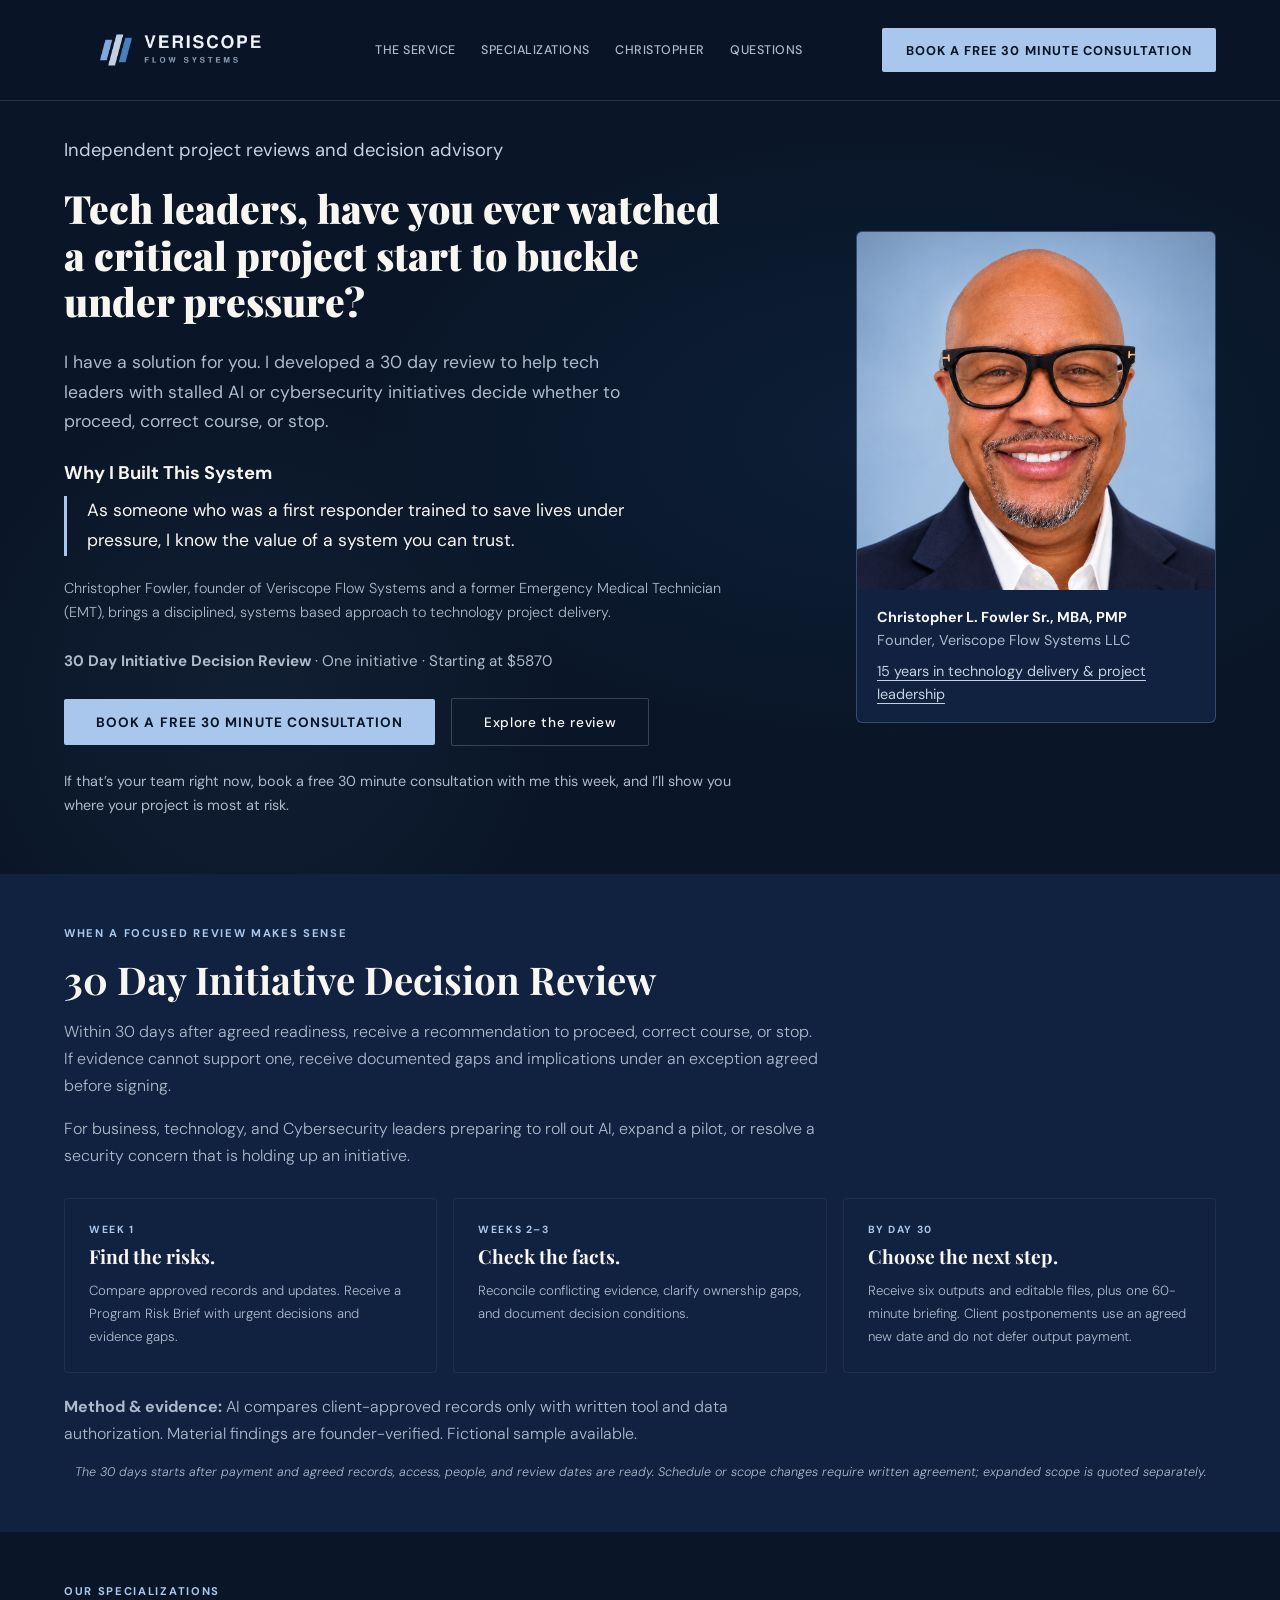
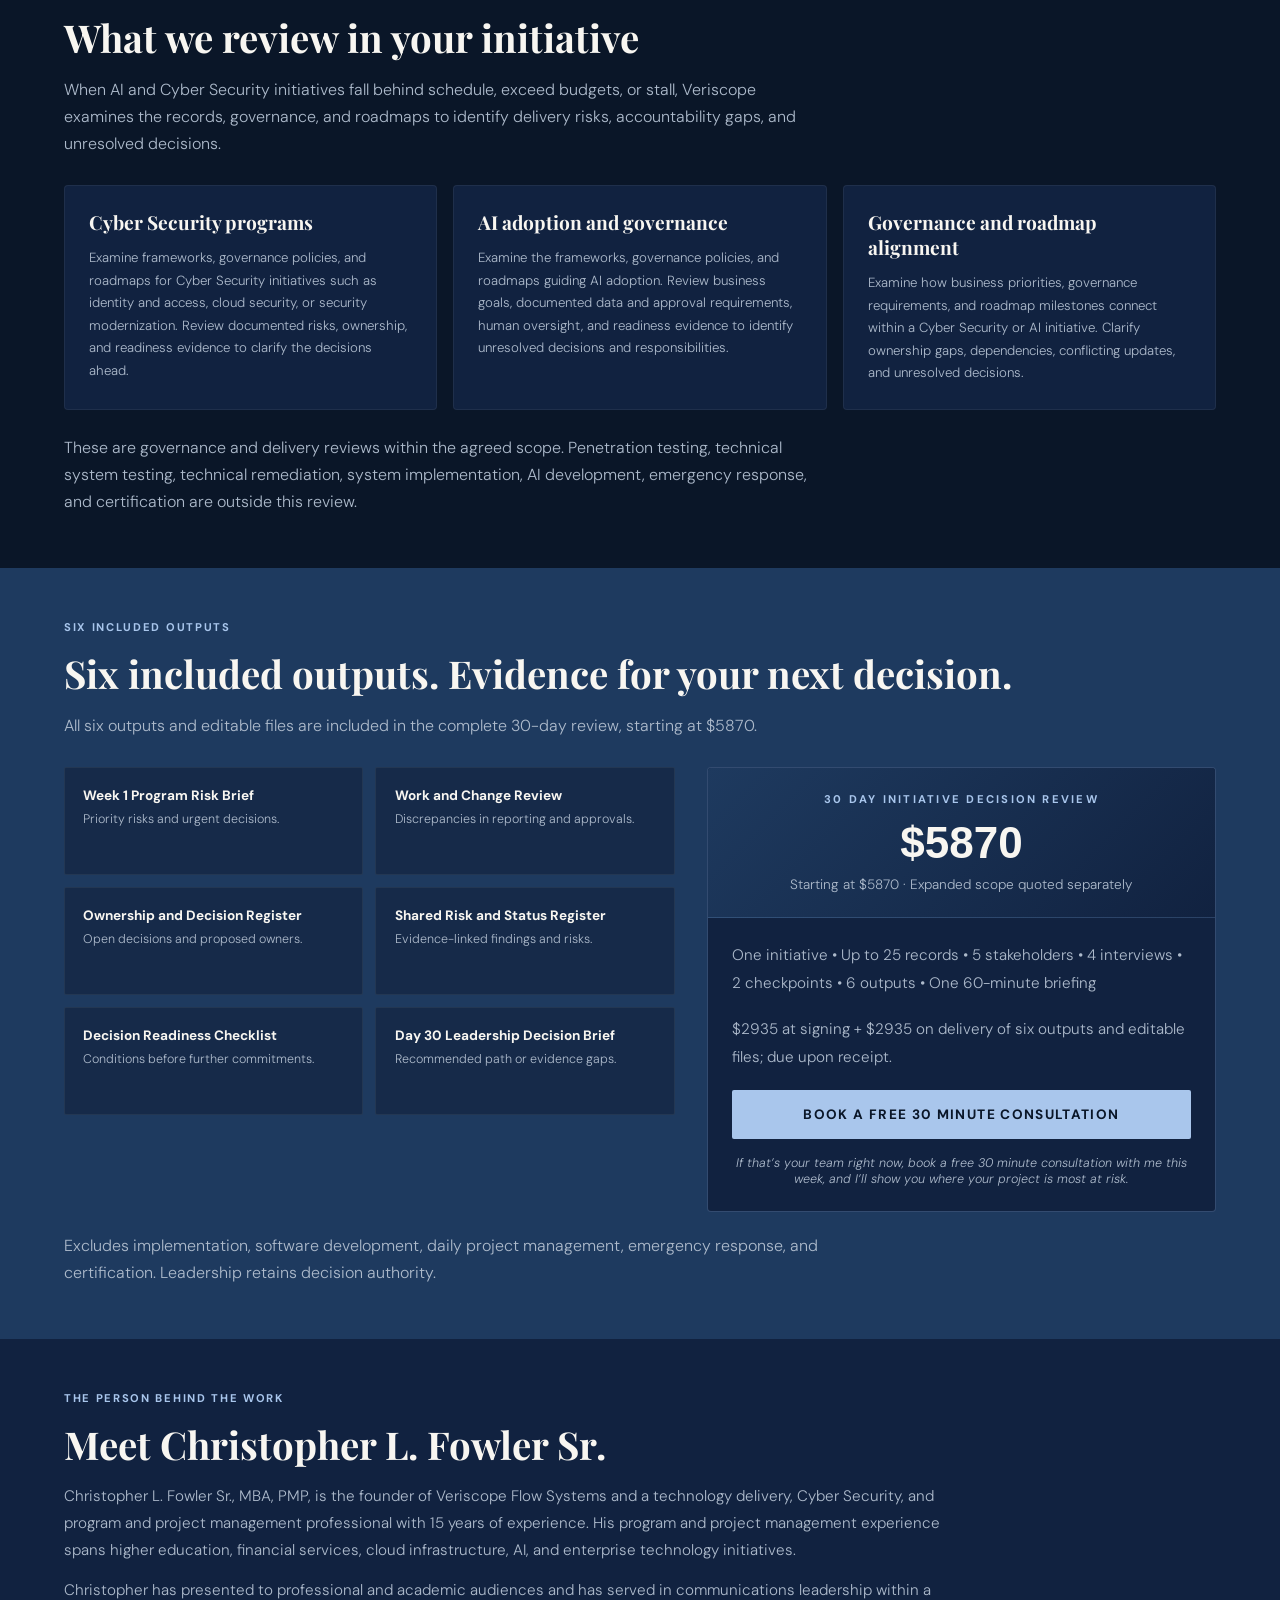
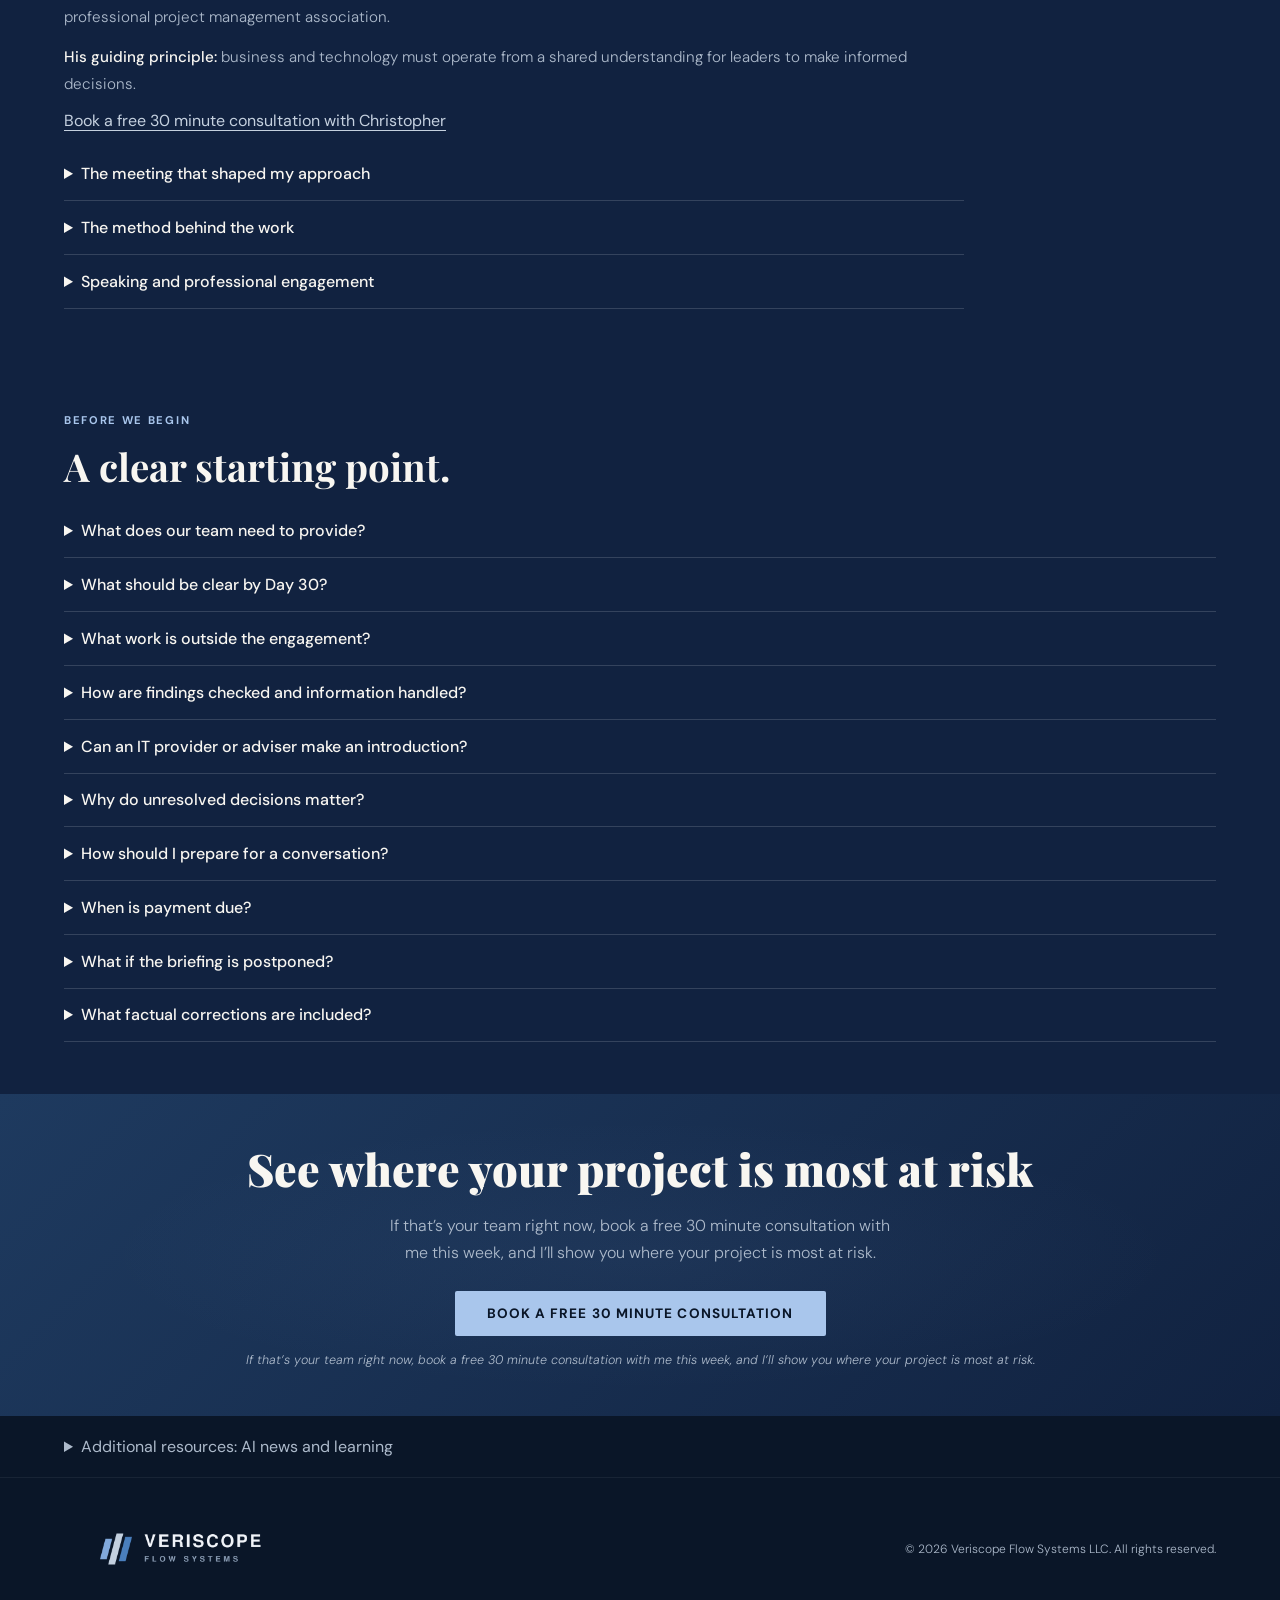
<file: FIS_Landing_Page.html>
<!doctype html>
<html lang="en"><head><meta charset="utf-8"><meta name="viewport" content="width=device-width, initial-scale=1"><title>Veriscope Flow Systems</title><link rel="canonical" href="https://veriscopeflowsystems.com/"><meta http-equiv="refresh" content="0;url=./"><script>window.location.replace('./' + window.location.search + window.location.hash);</script></head><body><p><a href="./">Continue to Veriscope Flow Systems</a></p></body></html>
</file>
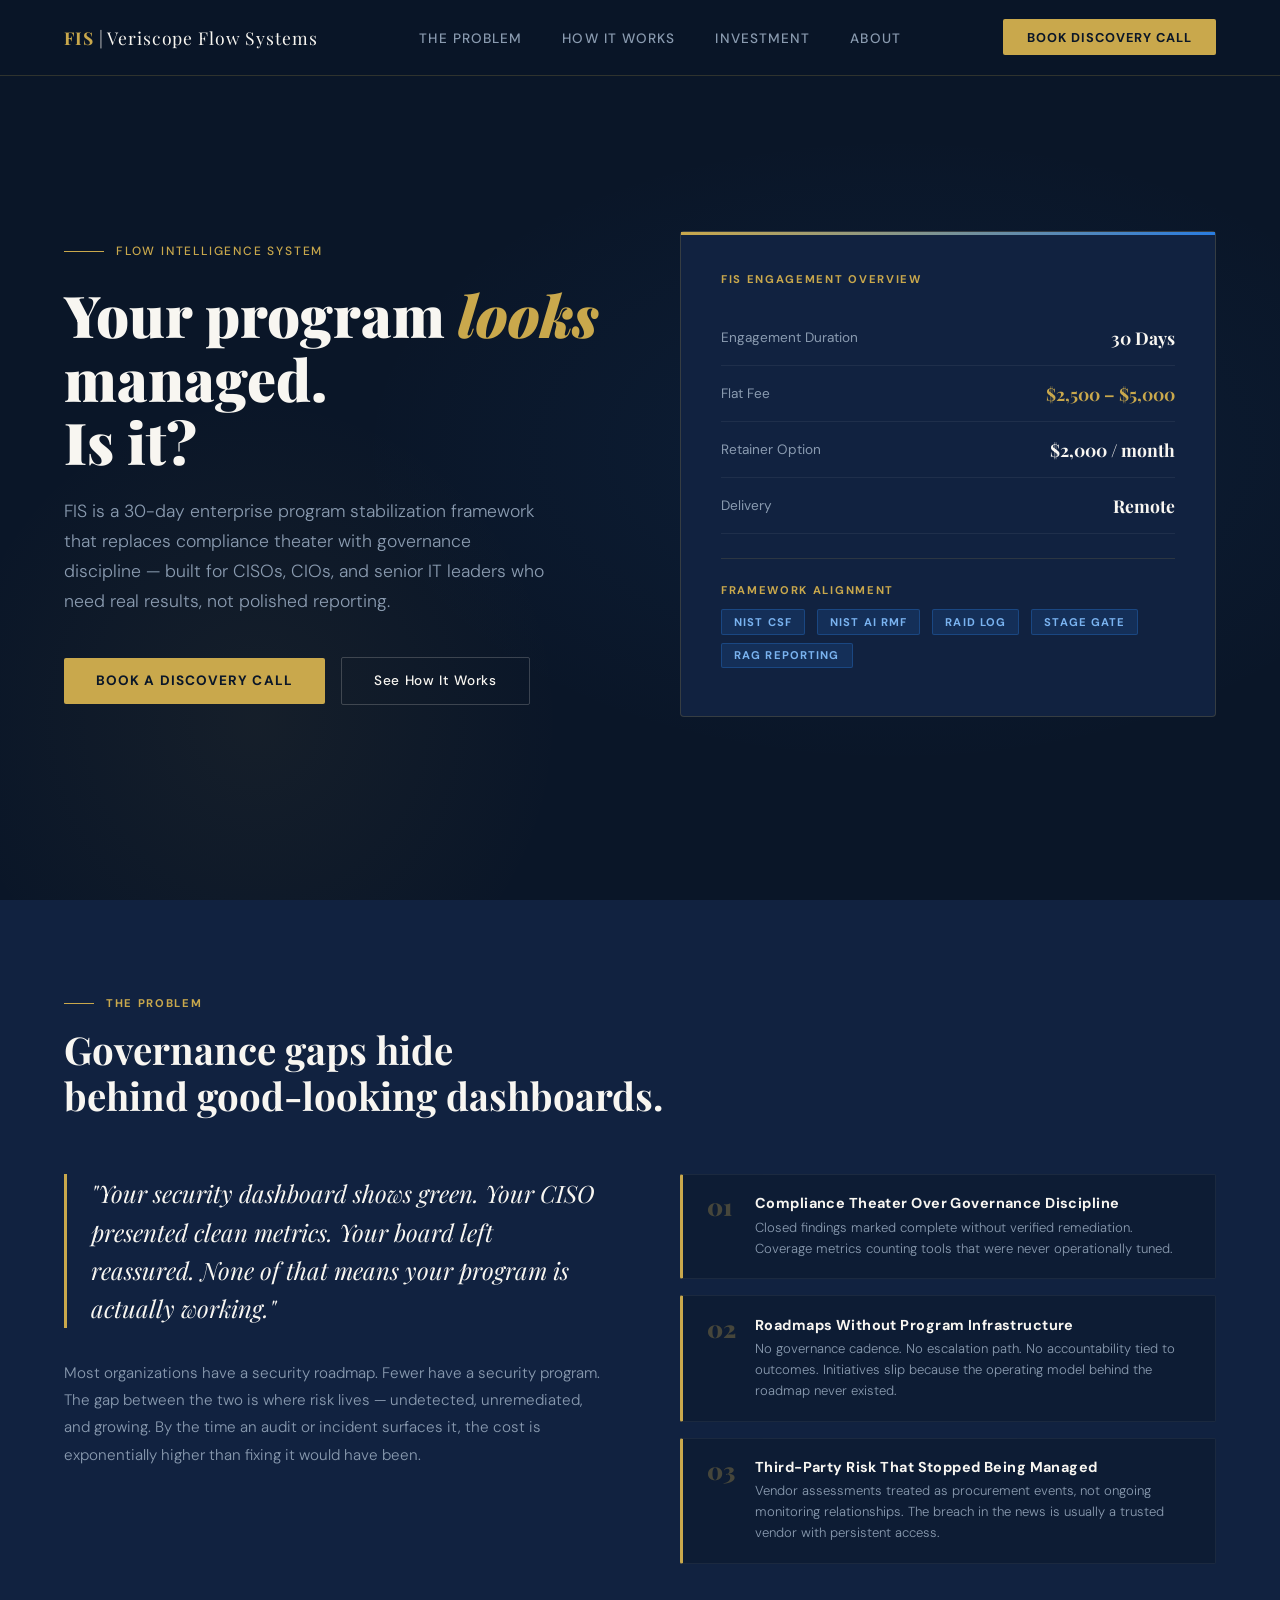
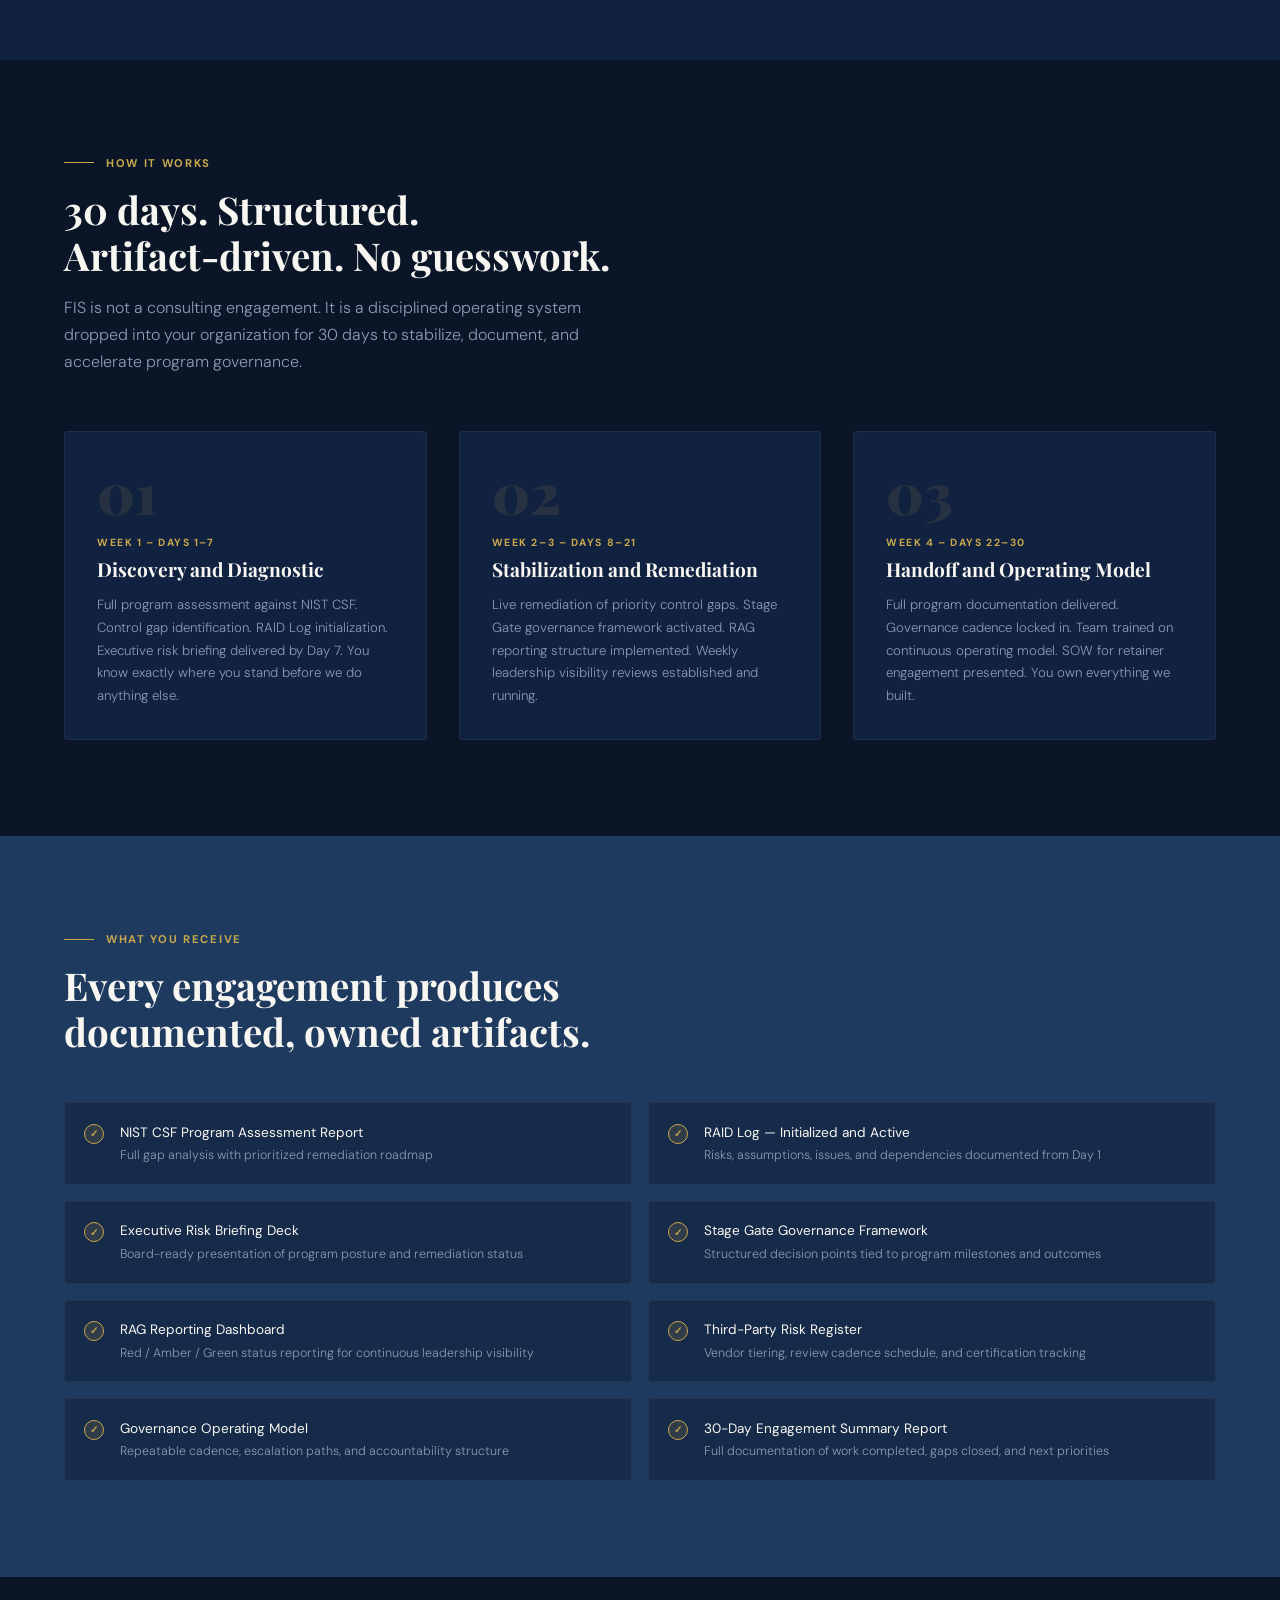
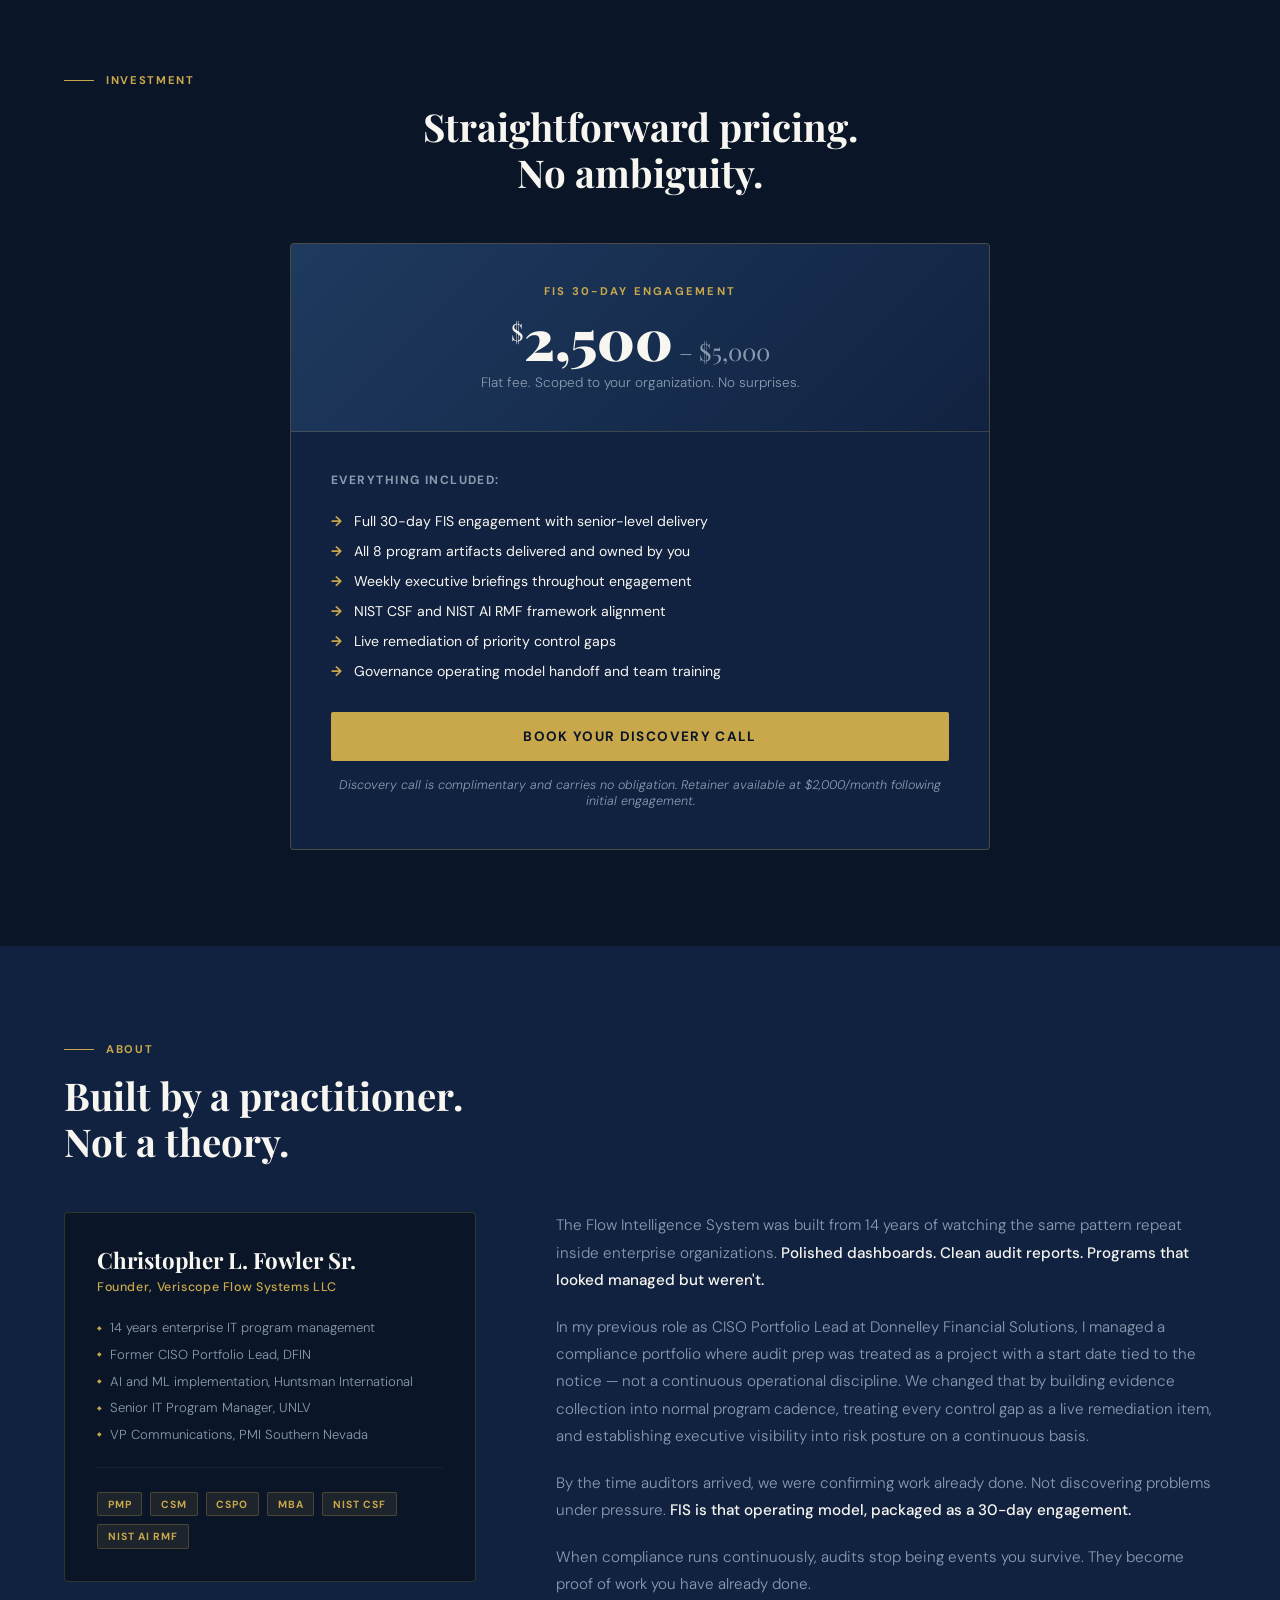
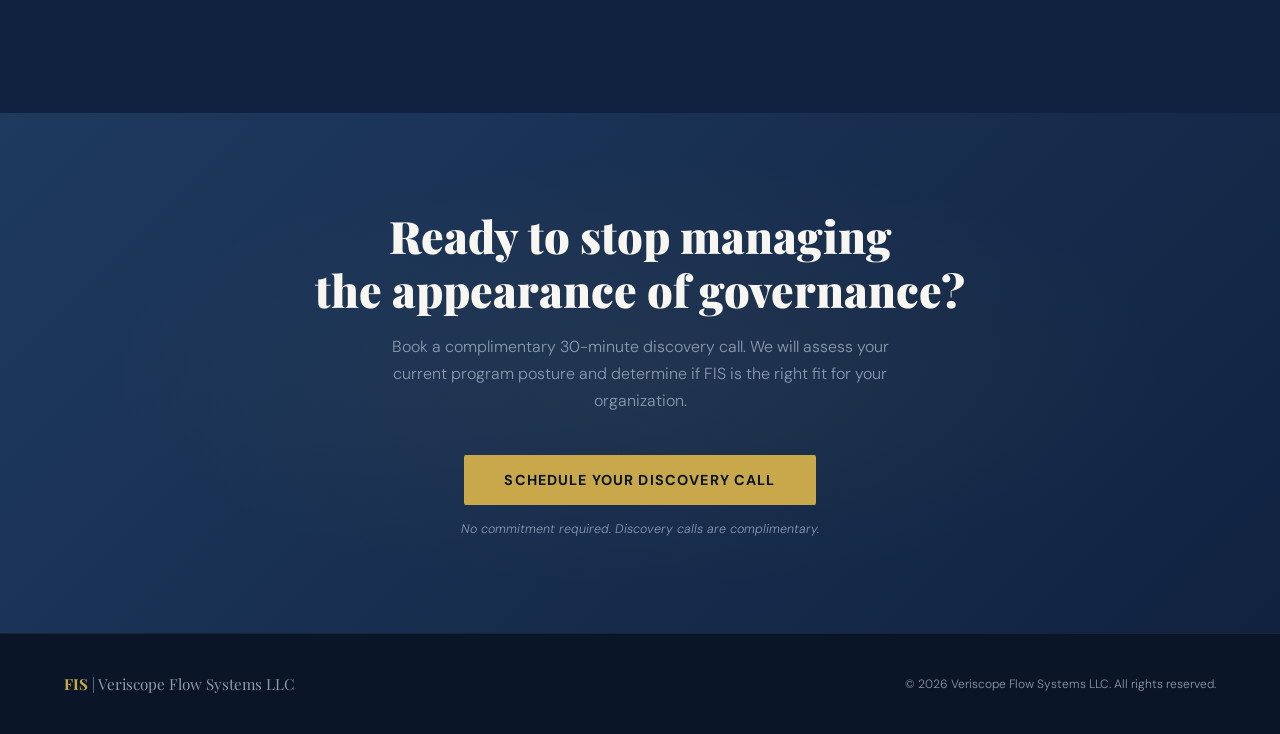
<file: index.html.html>
<!DOCTYPE html>
<html lang="en">
<head>
<meta charset="UTF-8">
<meta name="viewport" content="width=device-width, initial-scale=1.0">
<title>Flow Intelligence System | Veriscope Flow Systems LLC</title>
<link href="https://fonts.googleapis.com/css2?family=Playfair+Display:wght@400;700;900&family=DM+Sans:wght@300;400;500&display=swap" rel="stylesheet">
<style>
  *, *::before, *::after { box-sizing: border-box; margin: 0; padding: 0; }

  :root {
    --navy: #0a1628;
    --navy-mid: #112240;
    --slate: #1e3a5f;
    --gold: #c9a84c;
    --gold-light: #e8c97a;
    --white: #f8f6f1;
    --muted: #8a9bb0;
    --accent: #2a7de1;
  }

  html { scroll-behavior: smooth; }

  body {
    font-family: 'DM Sans', sans-serif;
    background: var(--navy);
    color: var(--white);
    overflow-x: hidden;
  }

  /* NAV */
  nav {
    position: fixed; top: 0; left: 0; right: 0; z-index: 100;
    display: flex; align-items: center; justify-content: space-between;
    padding: 1.2rem 4rem;
    background: rgba(10, 22, 40, 0.92);
    backdrop-filter: blur(12px);
    border-bottom: 1px solid rgba(201, 168, 76, 0.2);
  }

  .nav-logo {
    font-family: 'Playfair Display', serif;
    font-size: 1.1rem;
    font-weight: 700;
    color: var(--gold);
    letter-spacing: 0.05em;
    text-decoration: none;
  }

  .nav-logo span {
    color: var(--white);
    font-weight: 400;
  }

  .nav-links { display: flex; gap: 2.5rem; list-style: none; }
  .nav-links a {
    color: var(--muted);
    text-decoration: none;
    font-size: 0.85rem;
    font-weight: 500;
    letter-spacing: 0.08em;
    text-transform: uppercase;
    transition: color 0.2s;
  }
  .nav-links a:hover { color: var(--gold); }

  .nav-cta {
    background: var(--gold);
    color: var(--navy);
    padding: 0.6rem 1.5rem;
    border-radius: 2px;
    font-size: 0.8rem;
    font-weight: 700;
    text-decoration: none;
    letter-spacing: 0.08em;
    text-transform: uppercase;
    transition: background 0.2s;
  }
  .nav-cta:hover { background: var(--gold-light); }

  /* HERO */
  .hero {
    min-height: 100vh;
    display: flex; align-items: center;
    padding: 8rem 4rem 5rem;
    position: relative;
    overflow: hidden;
  }

  .hero::before {
    content: '';
    position: absolute; inset: 0;
    background:
      radial-gradient(ellipse 60% 50% at 70% 50%, rgba(42, 125, 225, 0.08) 0%, transparent 70%),
      radial-gradient(ellipse 40% 60% at 20% 80%, rgba(201, 168, 76, 0.06) 0%, transparent 60%);
  }

  .hero-grid {
    display: grid;
    grid-template-columns: 1fr 1fr;
    gap: 5rem;
    align-items: center;
    max-width: 1200px;
    margin: 0 auto;
    width: 100%;
    position: relative;
  }

  .hero-eyebrow {
    display: flex; align-items: center; gap: 0.75rem;
    margin-bottom: 1.5rem;
  }

  .hero-eyebrow-line {
    width: 40px; height: 1px;
    background: var(--gold);
  }

  .hero-eyebrow-text {
    font-size: 0.75rem;
    font-weight: 500;
    letter-spacing: 0.15em;
    text-transform: uppercase;
    color: var(--gold);
  }

  .hero h1 {
    font-family: 'Playfair Display', serif;
    font-size: clamp(2.8rem, 4.5vw, 4rem);
    font-weight: 900;
    line-height: 1.1;
    margin-bottom: 1.5rem;
    color: var(--white);
  }

  .hero h1 em {
    font-style: italic;
    color: var(--gold);
  }

  .hero-sub {
    font-size: 1.1rem;
    line-height: 1.7;
    color: var(--muted);
    margin-bottom: 2.5rem;
    font-weight: 300;
    max-width: 480px;
  }

  .hero-actions { display: flex; gap: 1rem; align-items: center; }

  .btn-primary {
    background: var(--gold);
    color: var(--navy);
    padding: 0.9rem 2rem;
    border-radius: 2px;
    font-size: 0.85rem;
    font-weight: 700;
    text-decoration: none;
    letter-spacing: 0.08em;
    text-transform: uppercase;
    transition: all 0.2s;
    border: none; cursor: pointer;
  }
  .btn-primary:hover {
    background: var(--gold-light);
    transform: translateY(-1px);
  }

  .btn-ghost {
    color: var(--white);
    padding: 0.9rem 2rem;
    border-radius: 2px;
    font-size: 0.85rem;
    font-weight: 500;
    text-decoration: none;
    letter-spacing: 0.05em;
    transition: color 0.2s;
    border: 1px solid rgba(248, 246, 241, 0.2);
  }
  .btn-ghost:hover { border-color: var(--gold); color: var(--gold); }

  /* HERO CARD */
  .hero-card {
    background: var(--navy-mid);
    border: 1px solid rgba(201, 168, 76, 0.2);
    border-radius: 4px;
    padding: 2.5rem;
    position: relative;
  }

  .hero-card::before {
    content: '';
    position: absolute;
    top: 0; left: 0; right: 0;
    height: 3px;
    background: linear-gradient(90deg, var(--gold), var(--accent));
  }

  .card-label {
    font-size: 0.7rem;
    font-weight: 700;
    letter-spacing: 0.15em;
    text-transform: uppercase;
    color: var(--gold);
    margin-bottom: 1.5rem;
  }

  .card-metric {
    display: flex;
    justify-content: space-between;
    align-items: center;
    padding: 1rem 0;
    border-bottom: 1px solid rgba(255,255,255,0.06);
  }
  .card-metric:last-child { border-bottom: none; padding-bottom: 0; }
  .card-metric:first-of-type { padding-top: 0; }

  .metric-label { font-size: 0.85rem; color: var(--muted); }
  .metric-value {
    font-family: 'Playfair Display', serif;
    font-size: 1.1rem;
    font-weight: 700;
    color: var(--white);
  }
  .metric-value.gold { color: var(--gold); }

  .card-divider {
    height: 1px;
    background: rgba(201, 168, 76, 0.15);
    margin: 1.5rem 0;
  }

  .card-tag {
    display: inline-block;
    background: rgba(42, 125, 225, 0.15);
    border: 1px solid rgba(42, 125, 225, 0.3);
    color: #7ab3f0;
    font-size: 0.7rem;
    font-weight: 700;
    letter-spacing: 0.1em;
    text-transform: uppercase;
    padding: 0.3rem 0.75rem;
    border-radius: 2px;
    margin-right: 0.5rem;
    margin-bottom: 0.5rem;
  }

  /* SECTION BASE */
  section { padding: 6rem 4rem; }
  .section-inner { max-width: 1200px; margin: 0 auto; }

  .section-label {
    display: flex; align-items: center; gap: 0.75rem;
    margin-bottom: 1rem;
  }
  .section-label-line { width: 30px; height: 1px; background: var(--gold); }
  .section-label-text {
    font-size: 0.7rem;
    font-weight: 700;
    letter-spacing: 0.15em;
    text-transform: uppercase;
    color: var(--gold);
  }

  .section-title {
    font-family: 'Playfair Display', serif;
    font-size: clamp(2rem, 3vw, 2.8rem);
    font-weight: 700;
    line-height: 1.2;
    margin-bottom: 1rem;
  }

  .section-sub {
    font-size: 1rem;
    line-height: 1.7;
    color: var(--muted);
    font-weight: 300;
    max-width: 560px;
  }

  /* PROBLEM SECTION */
  .problem { background: var(--navy-mid); }

  .problem-grid {
    display: grid;
    grid-template-columns: 1fr 1fr;
    gap: 5rem;
    align-items: start;
    margin-top: 3.5rem;
  }

  .problem-statement {
    font-family: 'Playfair Display', serif;
    font-size: 1.5rem;
    font-weight: 400;
    font-style: italic;
    line-height: 1.6;
    color: var(--white);
    border-left: 3px solid var(--gold);
    padding-left: 1.5rem;
    margin-bottom: 2rem;
  }

  .problem-body {
    font-size: 0.95rem;
    line-height: 1.8;
    color: var(--muted);
    font-weight: 300;
  }

  .pain-list { list-style: none; display: flex; flex-direction: column; gap: 1rem; }

  .pain-item {
    display: flex;
    gap: 1rem;
    align-items: flex-start;
    background: rgba(10, 22, 40, 0.5);
    border: 1px solid rgba(255,255,255,0.06);
    border-left: 3px solid var(--gold);
    padding: 1.2rem 1.5rem;
    border-radius: 2px;
  }

  .pain-number {
    font-family: 'Playfair Display', serif;
    font-size: 1.5rem;
    font-weight: 900;
    color: rgba(201, 168, 76, 0.3);
    line-height: 1;
    min-width: 2rem;
  }

  .pain-content h4 {
    font-size: 0.9rem;
    font-weight: 700;
    color: var(--white);
    margin-bottom: 0.3rem;
    letter-spacing: 0.03em;
  }

  .pain-content p {
    font-size: 0.82rem;
    color: var(--muted);
    line-height: 1.6;
    font-weight: 300;
  }

  /* HOW IT WORKS */
  .how-it-works { background: var(--navy); }

  .steps-grid {
    display: grid;
    grid-template-columns: repeat(3, 1fr);
    gap: 2rem;
    margin-top: 3.5rem;
  }

  .step-card {
    background: var(--navy-mid);
    border: 1px solid rgba(255,255,255,0.06);
    border-radius: 4px;
    padding: 2rem;
    position: relative;
    transition: border-color 0.2s, transform 0.2s;
  }
  .step-card:hover {
    border-color: rgba(201, 168, 76, 0.3);
    transform: translateY(-3px);
  }

  .step-number {
    font-family: 'Playfair Display', serif;
    font-size: 3.5rem;
    font-weight: 900;
    color: rgba(201, 168, 76, 0.12);
    line-height: 1;
    margin-bottom: 1rem;
  }

  .step-week {
    font-size: 0.65rem;
    font-weight: 700;
    letter-spacing: 0.15em;
    text-transform: uppercase;
    color: var(--gold);
    margin-bottom: 0.5rem;
  }

  .step-title {
    font-family: 'Playfair Display', serif;
    font-size: 1.2rem;
    font-weight: 700;
    color: var(--white);
    margin-bottom: 0.75rem;
    line-height: 1.3;
  }

  .step-body {
    font-size: 0.83rem;
    line-height: 1.7;
    color: var(--muted);
    font-weight: 300;
  }

  .step-connector {
    display: flex;
    align-items: center;
    justify-content: center;
    color: var(--gold);
    font-size: 1.2rem;
    padding-top: 2rem;
  }

  /* DELIVERABLES */
  .deliverables { background: var(--slate); }

  .deliverables-grid {
    display: grid;
    grid-template-columns: repeat(2, 1fr);
    gap: 1rem;
    margin-top: 3rem;
  }

  .deliverable-item {
    display: flex;
    gap: 1rem;
    align-items: flex-start;
    padding: 1.2rem;
    background: rgba(10, 22, 40, 0.4);
    border-radius: 2px;
    border: 1px solid rgba(255,255,255,0.06);
  }

  .deliverable-check {
    width: 20px; height: 20px;
    border-radius: 50%;
    background: rgba(201, 168, 76, 0.15);
    border: 1px solid var(--gold);
    display: flex; align-items: center; justify-content: center;
    flex-shrink: 0;
    margin-top: 1px;
  }
  .deliverable-check::after {
    content: '✓';
    font-size: 0.65rem;
    color: var(--gold);
    font-weight: 700;
  }

  .deliverable-text {
    font-size: 0.85rem;
    color: var(--white);
    font-weight: 400;
    line-height: 1.5;
  }
  .deliverable-text span {
    color: var(--muted);
    font-size: 0.78rem;
    display: block;
    margin-top: 0.2rem;
    font-weight: 300;
  }

  /* PRICING */
  .pricing { background: var(--navy); }

  .pricing-card {
    max-width: 700px;
    margin: 3rem auto 0;
    background: var(--navy-mid);
    border: 1px solid rgba(201, 168, 76, 0.3);
    border-radius: 4px;
    overflow: hidden;
  }

  .pricing-header {
    background: linear-gradient(135deg, var(--slate), var(--navy-mid));
    padding: 2.5rem;
    border-bottom: 1px solid rgba(201, 168, 76, 0.2);
    text-align: center;
  }

  .pricing-name {
    font-size: 0.7rem;
    font-weight: 700;
    letter-spacing: 0.2em;
    text-transform: uppercase;
    color: var(--gold);
    margin-bottom: 0.75rem;
  }

  .pricing-amount {
    font-family: 'Playfair Display', serif;
    font-size: 3.5rem;
    font-weight: 900;
    color: var(--white);
    line-height: 1;
  }

  .pricing-amount sup {
    font-size: 1.5rem;
    vertical-align: super;
    font-weight: 400;
  }

  .pricing-range {
    font-size: 0.85rem;
    color: var(--muted);
    margin-top: 0.5rem;
    font-weight: 300;
  }

  .pricing-body { padding: 2.5rem; }

  .pricing-includes {
    font-size: 0.75rem;
    font-weight: 700;
    letter-spacing: 0.12em;
    text-transform: uppercase;
    color: var(--muted);
    margin-bottom: 1.5rem;
  }

  .pricing-features { list-style: none; display: flex; flex-direction: column; gap: 0.75rem; margin-bottom: 2rem; }

  .pricing-feature {
    display: flex; align-items: center; gap: 0.75rem;
    font-size: 0.88rem; color: var(--white); font-weight: 400;
  }
  .pricing-feature::before {
    content: '→';
    color: var(--gold);
    font-weight: 700;
    flex-shrink: 0;
  }

  .pricing-note {
    font-size: 0.78rem;
    color: var(--muted);
    text-align: center;
    font-style: italic;
    font-weight: 300;
    margin-top: 1rem;
  }

  .btn-full {
    display: block;
    width: 100%;
    background: var(--gold);
    color: var(--navy);
    padding: 1rem;
    border-radius: 2px;
    font-size: 0.85rem;
    font-weight: 700;
    text-decoration: none;
    letter-spacing: 0.1em;
    text-transform: uppercase;
    text-align: center;
    transition: background 0.2s;
    border: none; cursor: pointer;
  }
  .btn-full:hover { background: var(--gold-light); }

  /* ABOUT */
  .about { background: var(--navy-mid); }

  .about-grid {
    display: grid;
    grid-template-columns: 1fr 1.6fr;
    gap: 5rem;
    align-items: start;
    margin-top: 3rem;
  }

  .about-credentials {
    background: var(--navy);
    border: 1px solid rgba(201, 168, 76, 0.2);
    border-radius: 4px;
    padding: 2rem;
  }

  .credential-name {
    font-family: 'Playfair Display', serif;
    font-size: 1.4rem;
    font-weight: 700;
    color: var(--white);
    margin-bottom: 0.25rem;
  }

  .credential-title {
    font-size: 0.78rem;
    color: var(--gold);
    font-weight: 500;
    letter-spacing: 0.05em;
    margin-bottom: 1.5rem;
  }

  .credential-list { list-style: none; display: flex; flex-direction: column; gap: 0.6rem; }
  .credential-list li {
    font-size: 0.82rem;
    color: var(--muted);
    font-weight: 300;
    display: flex; align-items: center; gap: 0.5rem;
  }
  .credential-list li::before { content: '◆'; font-size: 0.4rem; color: var(--gold); flex-shrink: 0; }

  .cert-row {
    display: flex; flex-wrap: wrap; gap: 0.5rem;
    margin-top: 1.5rem; padding-top: 1.5rem;
    border-top: 1px solid rgba(255,255,255,0.06);
  }

  .cert-badge {
    background: rgba(201, 168, 76, 0.1);
    border: 1px solid rgba(201, 168, 76, 0.25);
    color: var(--gold);
    font-size: 0.65rem;
    font-weight: 700;
    letter-spacing: 0.1em;
    padding: 0.3rem 0.6rem;
    border-radius: 2px;
  }

  .about-body p {
    font-size: 0.95rem;
    line-height: 1.8;
    color: var(--muted);
    font-weight: 300;
    margin-bottom: 1.2rem;
  }

  .about-body p strong { color: var(--white); font-weight: 500; }

  /* CTA */
  .cta-section {
    background: linear-gradient(135deg, var(--slate) 0%, var(--navy-mid) 100%);
    padding: 6rem 4rem;
    text-align: center;
    position: relative;
    overflow: hidden;
  }

  .cta-section::before {
    content: '';
    position: absolute; inset: 0;
    background: radial-gradient(ellipse 60% 60% at 50% 50%, rgba(201, 168, 76, 0.06) 0%, transparent 70%);
  }

  .cta-section .section-inner { position: relative; }

  .cta-title {
    font-family: 'Playfair Display', serif;
    font-size: clamp(2rem, 3.5vw, 3rem);
    font-weight: 900;
    color: var(--white);
    margin-bottom: 1rem;
    line-height: 1.2;
  }

  .cta-sub {
    font-size: 1rem;
    color: var(--muted);
    font-weight: 300;
    margin-bottom: 2.5rem;
    max-width: 500px;
    margin-left: auto;
    margin-right: auto;
    line-height: 1.7;
  }

  .cta-note {
    font-size: 0.78rem;
    color: var(--muted);
    font-weight: 300;
    margin-top: 1rem;
    font-style: italic;
  }

  /* FOOTER */
  footer {
    background: var(--navy);
    padding: 2.5rem 4rem;
    border-top: 1px solid rgba(255,255,255,0.06);
    display: flex;
    justify-content: space-between;
    align-items: center;
  }

  .footer-logo {
    font-family: 'Playfair Display', serif;
    font-size: 0.95rem;
    font-weight: 700;
    color: var(--gold);
  }
  .footer-logo span { color: var(--muted); font-weight: 300; }

  .footer-copy {
    font-size: 0.75rem;
    color: var(--muted);
    font-weight: 300;
  }

  /* ANIMATIONS */
  @keyframes fadeUp {
    from { opacity: 0; transform: translateY(24px); }
    to { opacity: 1; transform: translateY(0); }
  }

  .fade-up {
    opacity: 0;
    animation: fadeUp 0.7s ease forwards;
  }
  .fade-up:nth-child(1) { animation-delay: 0.1s; }
  .fade-up:nth-child(2) { animation-delay: 0.25s; }
  .fade-up:nth-child(3) { animation-delay: 0.4s; }
  .fade-up:nth-child(4) { animation-delay: 0.55s; }

  /* RESPONSIVE */
  @media (max-width: 900px) {
    nav { padding: 1rem 1.5rem; }
    .nav-links { display: none; }
    section, .hero { padding: 5rem 1.5rem; }
    .hero-grid, .problem-grid, .about-grid { grid-template-columns: 1fr; gap: 2.5rem; }
    .steps-grid { grid-template-columns: 1fr; }
    .deliverables-grid { grid-template-columns: 1fr; }
    footer { flex-direction: column; gap: 1rem; text-align: center; }
  }
</style>
</head>
<body>

<!-- NAV -->
<nav>
  <a href="#" class="nav-logo">FIS <span>| Veriscope Flow Systems</span></a>
  <ul class="nav-links">
    <li><a href="#problem">The Problem</a></li>
    <li><a href="#how">How It Works</a></li>
    <li><a href="#pricing">Investment</a></li>
    <li><a href="#about">About</a></li>
  </ul>
  <a href="#cta" class="nav-cta">Book Discovery Call</a>
</nav>

<!-- HERO -->
<section class="hero">
  <div class="hero-grid">
    <div>
      <div class="hero-eyebrow fade-up">
        <div class="hero-eyebrow-line"></div>
        <span class="hero-eyebrow-text">Flow Intelligence System</span>
      </div>
      <h1 class="fade-up">Your program <em>looks</em> managed.<br>Is it?</h1>
      <p class="hero-sub fade-up">FIS is a 30-day enterprise program stabilization framework that replaces compliance theater with governance discipline — built for CISOs, CIOs, and senior IT leaders who need real results, not polished reporting.</p>
      <div class="hero-actions fade-up">
        <a href="#cta" class="btn-primary">Book a Discovery Call</a>
        <a href="#how" class="btn-ghost">See How It Works</a>
      </div>
    </div>

    <div class="hero-card fade-up">
      <div class="card-label">FIS Engagement Overview</div>
      <div class="card-metric">
        <span class="metric-label">Engagement Duration</span>
        <span class="metric-value">30 Days</span>
      </div>
      <div class="card-metric">
        <span class="metric-label">Flat Fee</span>
        <span class="metric-value gold">$2,500 – $5,000</span>
      </div>
      <div class="card-metric">
        <span class="metric-label">Retainer Option</span>
        <span class="metric-value">$2,000 / month</span>
      </div>
      <div class="card-metric">
        <span class="metric-label">Delivery</span>
        <span class="metric-value">Remote</span>
      </div>
      <div class="card-divider"></div>
      <div class="card-label" style="margin-bottom:0.75rem;">Framework Alignment</div>
      <span class="card-tag">NIST CSF</span>
      <span class="card-tag">NIST AI RMF</span>
      <span class="card-tag">RAID Log</span>
      <span class="card-tag">Stage Gate</span>
      <span class="card-tag">RAG Reporting</span>
    </div>
  </div>
</section>

<!-- PROBLEM -->
<section class="problem" id="problem">
  <div class="section-inner">
    <div class="section-label">
      <div class="section-label-line"></div>
      <span class="section-label-text">The Problem</span>
    </div>
    <h2 class="section-title">Governance gaps hide<br>behind good-looking dashboards.</h2>

    <div class="problem-grid">
      <div>
        <p class="problem-statement">"Your security dashboard shows green. Your CISO presented clean metrics. Your board left reassured. None of that means your program is actually working."</p>
        <p class="problem-body">Most organizations have a security roadmap. Fewer have a security program. The gap between the two is where risk lives — undetected, unremediated, and growing. By the time an audit or incident surfaces it, the cost is exponentially higher than fixing it would have been.</p>
      </div>

      <ul class="pain-list">
        <li class="pain-item">
          <span class="pain-number">01</span>
          <div class="pain-content">
            <h4>Compliance Theater Over Governance Discipline</h4>
            <p>Closed findings marked complete without verified remediation. Coverage metrics counting tools that were never operationally tuned.</p>
          </div>
        </li>
        <li class="pain-item">
          <span class="pain-number">02</span>
          <div class="pain-content">
            <h4>Roadmaps Without Program Infrastructure</h4>
            <p>No governance cadence. No escalation path. No accountability tied to outcomes. Initiatives slip because the operating model behind the roadmap never existed.</p>
          </div>
        </li>
        <li class="pain-item">
          <span class="pain-number">03</span>
          <div class="pain-content">
            <h4>Third-Party Risk That Stopped Being Managed</h4>
            <p>Vendor assessments treated as procurement events, not ongoing monitoring relationships. The breach in the news is usually a trusted vendor with persistent access.</p>
          </div>
        </li>
      </ul>
    </div>
  </div>
</section>

<!-- HOW IT WORKS -->
<section class="how-it-works" id="how">
  <div class="section-inner">
    <div class="section-label">
      <div class="section-label-line"></div>
      <span class="section-label-text">How It Works</span>
    </div>
    <h2 class="section-title">30 days. Structured.<br>Artifact-driven. No guesswork.</h2>
    <p class="section-sub">FIS is not a consulting engagement. It is a disciplined operating system dropped into your organization for 30 days to stabilize, document, and accelerate program governance.</p>

    <div class="steps-grid">
      <div class="step-card">
        <div class="step-number">01</div>
        <div class="step-week">Week 1 – Days 1–7</div>
        <h3 class="step-title">Discovery and Diagnostic</h3>
        <p class="step-body">Full program assessment against NIST CSF. Control gap identification. RAID Log initialization. Executive risk briefing delivered by Day 7. You know exactly where you stand before we do anything else.</p>
      </div>

      <div class="step-card">
        <div class="step-number">02</div>
        <div class="step-week">Week 2–3 – Days 8–21</div>
        <h3 class="step-title">Stabilization and Remediation</h3>
        <p class="step-body">Live remediation of priority control gaps. Stage Gate governance framework activated. RAG reporting structure implemented. Weekly leadership visibility reviews established and running.</p>
      </div>

      <div class="step-card">
        <div class="step-number">03</div>
        <div class="step-week">Week 4 – Days 22–30</div>
        <h3 class="step-title">Handoff and Operating Model</h3>
        <p class="step-body">Full program documentation delivered. Governance cadence locked in. Team trained on continuous operating model. SOW for retainer engagement presented. You own everything we built.</p>
      </div>
    </div>
  </div>
</section>

<!-- DELIVERABLES -->
<section class="deliverables" id="deliverables">
  <div class="section-inner">
    <div class="section-label">
      <div class="section-label-line"></div>
      <span class="section-label-text">What You Receive</span>
    </div>
    <h2 class="section-title">Every engagement produces<br>documented, owned artifacts.</h2>

    <div class="deliverables-grid">
      <div class="deliverable-item">
        <div class="deliverable-check"></div>
        <div class="deliverable-text">NIST CSF Program Assessment Report<span>Full gap analysis with prioritized remediation roadmap</span></div>
      </div>
      <div class="deliverable-item">
        <div class="deliverable-check"></div>
        <div class="deliverable-text">RAID Log — Initialized and Active<span>Risks, assumptions, issues, and dependencies documented from Day 1</span></div>
      </div>
      <div class="deliverable-item">
        <div class="deliverable-check"></div>
        <div class="deliverable-text">Executive Risk Briefing Deck<span>Board-ready presentation of program posture and remediation status</span></div>
      </div>
      <div class="deliverable-item">
        <div class="deliverable-check"></div>
        <div class="deliverable-text">Stage Gate Governance Framework<span>Structured decision points tied to program milestones and outcomes</span></div>
      </div>
      <div class="deliverable-item">
        <div class="deliverable-check"></div>
        <div class="deliverable-text">RAG Reporting Dashboard<span>Red / Amber / Green status reporting for continuous leadership visibility</span></div>
      </div>
      <div class="deliverable-item">
        <div class="deliverable-check"></div>
        <div class="deliverable-text">Third-Party Risk Register<span>Vendor tiering, review cadence schedule, and certification tracking</span></div>
      </div>
      <div class="deliverable-item">
        <div class="deliverable-check"></div>
        <div class="deliverable-text">Governance Operating Model<span>Repeatable cadence, escalation paths, and accountability structure</span></div>
      </div>
      <div class="deliverable-item">
        <div class="deliverable-check"></div>
        <div class="deliverable-text">30-Day Engagement Summary Report<span>Full documentation of work completed, gaps closed, and next priorities</span></div>
      </div>
    </div>
  </div>
</section>

<!-- PRICING -->
<section class="pricing" id="pricing">
  <div class="section-inner">
    <div class="section-label">
      <div class="section-label-line"></div>
      <span class="section-label-text">Investment</span>
    </div>
    <h2 class="section-title" style="text-align:center;">Straightforward pricing.<br>No ambiguity.</h2>

    <div class="pricing-card">
      <div class="pricing-header">
        <div class="pricing-name">FIS 30-Day Engagement</div>
        <div class="pricing-amount"><sup>$</sup>2,500<span style="font-size:1.5rem;font-weight:300;color:var(--muted);"> – $5,000</span></div>
        <div class="pricing-range">Flat fee. Scoped to your organization. No surprises.</div>
      </div>
      <div class="pricing-body">
        <div class="pricing-includes">Everything included:</div>
        <ul class="pricing-features">
          <li class="pricing-feature">Full 30-day FIS engagement with senior-level delivery</li>
          <li class="pricing-feature">All 8 program artifacts delivered and owned by you</li>
          <li class="pricing-feature">Weekly executive briefings throughout engagement</li>
          <li class="pricing-feature">NIST CSF and NIST AI RMF framework alignment</li>
          <li class="pricing-feature">Live remediation of priority control gaps</li>
          <li class="pricing-feature">Governance operating model handoff and team training</li>
        </ul>
        <a href="#cta" class="btn-full">Book Your Discovery Call</a>
        <p class="pricing-note">Discovery call is complimentary and carries no obligation. Retainer available at $2,000/month following initial engagement.</p>
      </div>
    </div>
  </div>
</section>

<!-- ABOUT -->
<section class="about" id="about">
  <div class="section-inner">
    <div class="section-label">
      <div class="section-label-line"></div>
      <span class="section-label-text">About</span>
    </div>
    <h2 class="section-title">Built by a practitioner.<br>Not a theory.</h2>

    <div class="about-grid">
      <div class="about-credentials">
        <div class="credential-name">Christopher L. Fowler Sr.</div>
        <div class="credential-title">Founder, Veriscope Flow Systems LLC</div>
        <ul class="credential-list">
          <li>14 years enterprise IT program management</li>
          <li>Former CISO Portfolio Lead, DFIN</li>
          <li>AI and ML implementation, Huntsman International</li>
          <li>Senior IT Program Manager, UNLV</li>
          <li>VP Communications, PMI Southern Nevada</li>
        </ul>
        <div class="cert-row">
          <span class="cert-badge">PMP</span>
          <span class="cert-badge">CSM</span>
          <span class="cert-badge">CSPO</span>
          <span class="cert-badge">MBA</span>
          <span class="cert-badge">NIST CSF</span>
          <span class="cert-badge">NIST AI RMF</span>
        </div>
      </div>

      <div class="about-body">
        <p>The Flow Intelligence System was built from 14 years of watching the same pattern repeat inside enterprise organizations. <strong>Polished dashboards. Clean audit reports. Programs that looked managed but weren't.</strong></p>
        <p>In my previous role as CISO Portfolio Lead at Donnelley Financial Solutions, I managed a compliance portfolio where audit prep was treated as a project with a start date tied to the notice — not a continuous operational discipline. We changed that by building evidence collection into normal program cadence, treating every control gap as a live remediation item, and establishing executive visibility into risk posture on a continuous basis.</p>
        <p>By the time auditors arrived, we were confirming work already done. Not discovering problems under pressure. <strong>FIS is that operating model, packaged as a 30-day engagement.</strong></p>
        <p>When compliance runs continuously, audits stop being events you survive. They become proof of work you have already done.</p>
      </div>
    </div>
  </div>
</section>

<!-- CTA -->
<section class="cta-section" id="cta">
  <div class="section-inner">
    <h2 class="cta-title">Ready to stop managing<br>the appearance of governance?</h2>
    <p class="cta-sub">Book a complimentary 30-minute discovery call. We will assess your current program posture and determine if FIS is the right fit for your organization.</p>
    <a href="mailto:cfowler.itexec@gmail.com?subject=FIS Discovery Call Request" class="btn-primary" style="display:inline-block; font-size:0.9rem; padding:1rem 2.5rem;">Schedule Your Discovery Call</a>
    <p class="cta-note">No commitment required. Discovery calls are complimentary.</p>
  </div>
</section>

<!-- FOOTER -->
<footer>
  <div class="footer-logo">FIS <span>| Veriscope Flow Systems LLC</span></div>
  <div class="footer-copy">© 2026 Veriscope Flow Systems LLC. All rights reserved.</div>
</footer>

</body>
</html>
</file>
<file: news.css>
#ai-news {background:linear-gradient(130deg,#112240,#0a1628);border-top:1px solid #c9a84c40;border-bottom:1px solid #c9a84c40;scroll-margin-top:95px}
.ai-news-heading{display:flex;justify-content:space-between;align-items:center;gap:2rem}
#ai-news .section-title{font-size:clamp(2rem,4vw,3.1rem);margin-bottom:0}
#ai-news .section-title em{color:var(--gold-light);font-style:normal}
.ai-news-badge{border:1px solid #c9a84c60;border-radius:30px;color:var(--gold-light);padding:.65rem 1rem;font-size:.78rem;white-space:nowrap}
.ai-news-intro{color:#b7c4d6;font-size:1rem;line-height:1.7;max-width:660px;margin:1.3rem 0 2rem}
.ai-news-grid{display:grid;grid-template-columns:repeat(3,minmax(0,1fr));gap:1.2rem}
.ai-news-card{background:#0a1628b3;border:1px solid #ffffff20;border-top:2px solid var(--gold);padding:1.7rem;display:flex;flex-direction:column;min-height:245px;transition:border-color .2s}
.ai-news-card:hover{border-color:var(--gold)}
.ai-news-meta{color:#b7c4d6;font-size:.75rem;line-height:1.6;margin-bottom:1.2rem}
.ai-news-topic{color:var(--gold-light);font-size:.7rem;font-weight:500;letter-spacing:.07em;text-transform:uppercase;margin-bottom:.7rem;line-height:1.5}
.ai-learning-links{list-style:none;margin-top:auto;padding:0}
.ai-learning-links li+li{border-top:1px solid #ffffff20}
.ai-learning-links a{display:flex;align-items:center;justify-content:space-between;gap:1rem;padding:.7rem 0;color:var(--gold-light);text-decoration:none;font-size:.9rem}
.ai-learning-links a:hover strong{text-decoration:underline;text-underline-offset:4px}
.ai-learning-links small{display:block;font-size:.7rem;line-height:1.5;color:#b7c4d6;margin-top:.2rem}
.ai-news-card h3{font-family:'Playfair Display',serif;font-size:1.45rem;line-height:1.4;font-weight:700;margin-bottom:1.6rem}
.ai-news-card h3 a{color:var(--white);text-decoration:none}
.ai-news-card a:focus-visible,.ai-news-foot a:focus-visible{outline:2px solid var(--gold-light);outline-offset:6px}
.ai-news-card h3 a:hover{text-decoration:underline;text-decoration-color:var(--gold);text-underline-offset:5px}
.ai-news-read{margin-top:auto;color:var(--gold-light);font-size:.85rem;text-decoration:none;display:flex;justify-content:space-between}
.ai-news-foot{display:flex;justify-content:space-between;flex-wrap:wrap;gap:1rem;margin-top:1.5rem;font-size:.75rem;color:#b7c4d6;line-height:1.6}
.ai-news-foot a{color:var(--gold-light)}
.ai-news-disclosure{color:#a9b8cb;font-size:.72rem;line-height:1.6;margin-top:.8rem}
@media(max-width:700px){.ai-news-grid{grid-template-columns:1fr}.ai-news-heading{align-items:flex-start}.ai-news-badge{display:none}.ai-news-card{min-height:210px}}
@media(prefers-reduced-motion:reduce){html{scroll-behavior:auto}.ai-news-card{transition:none}}
</file>
